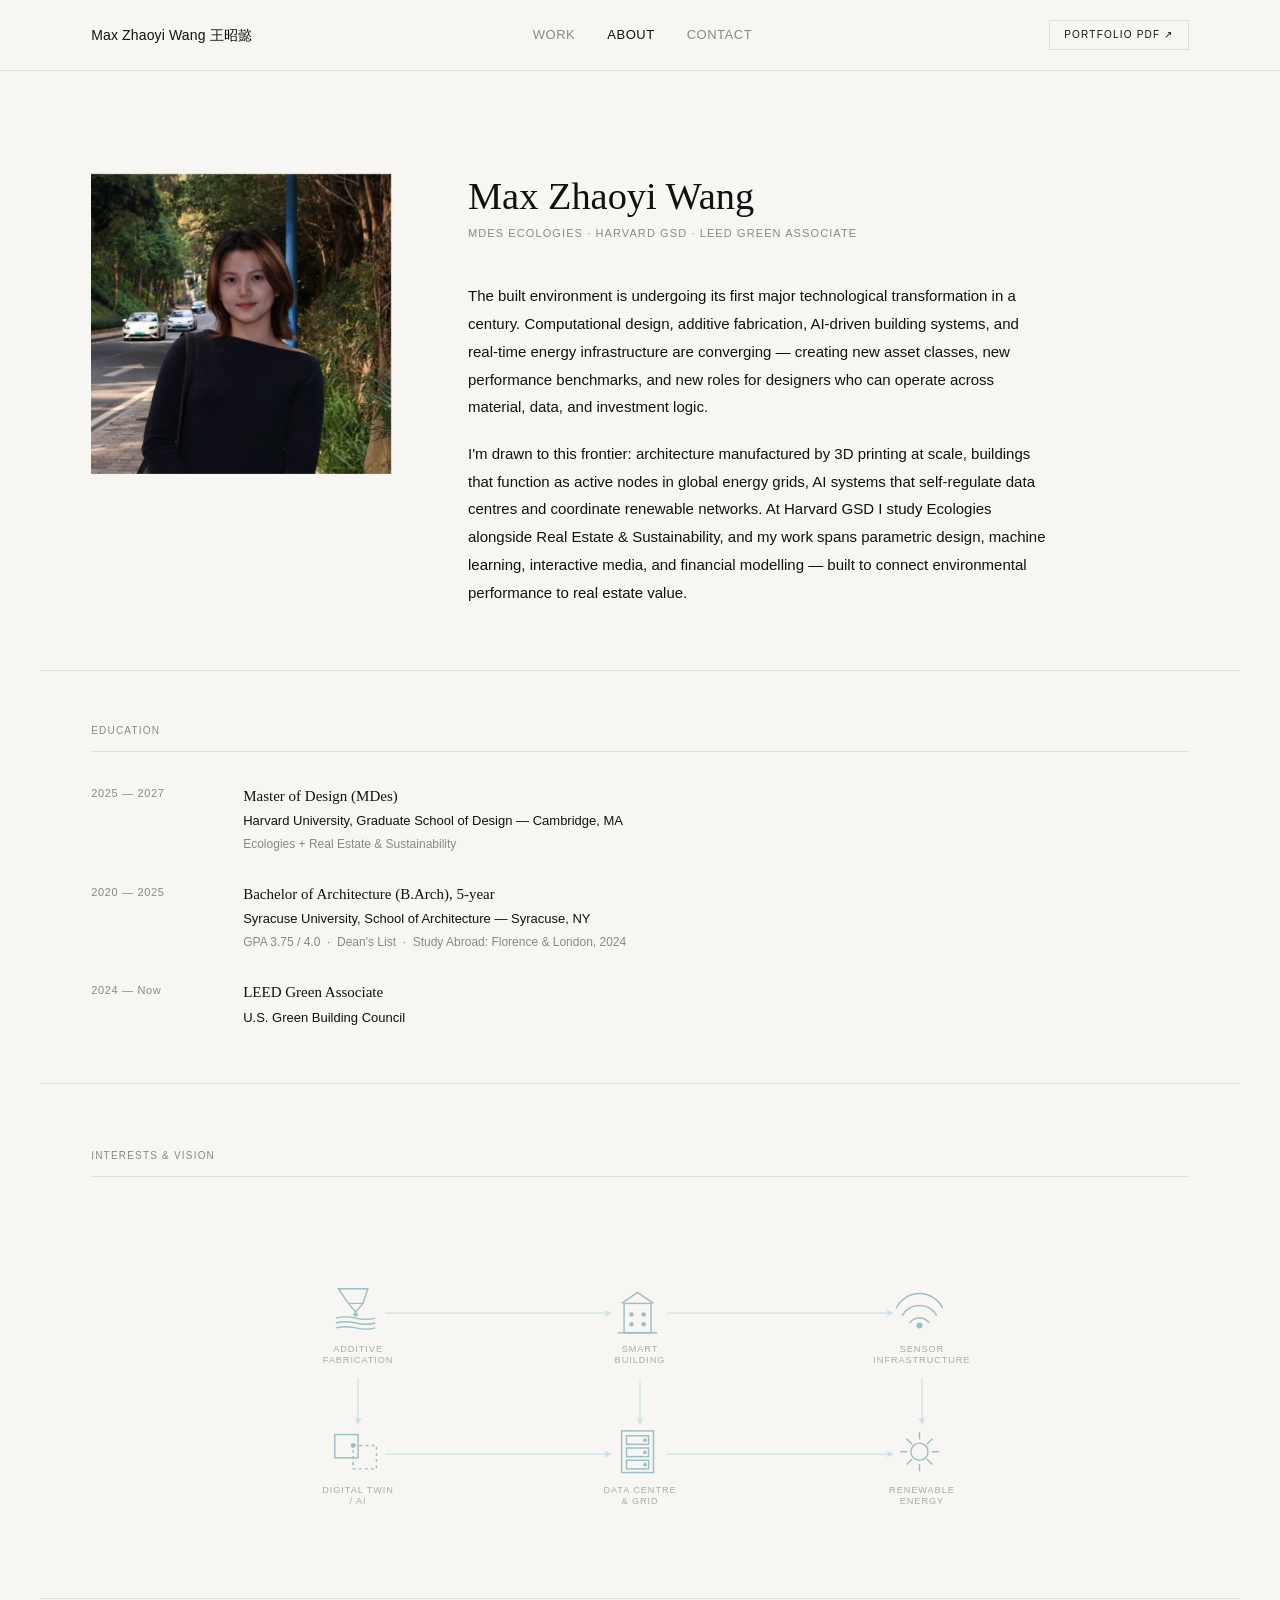
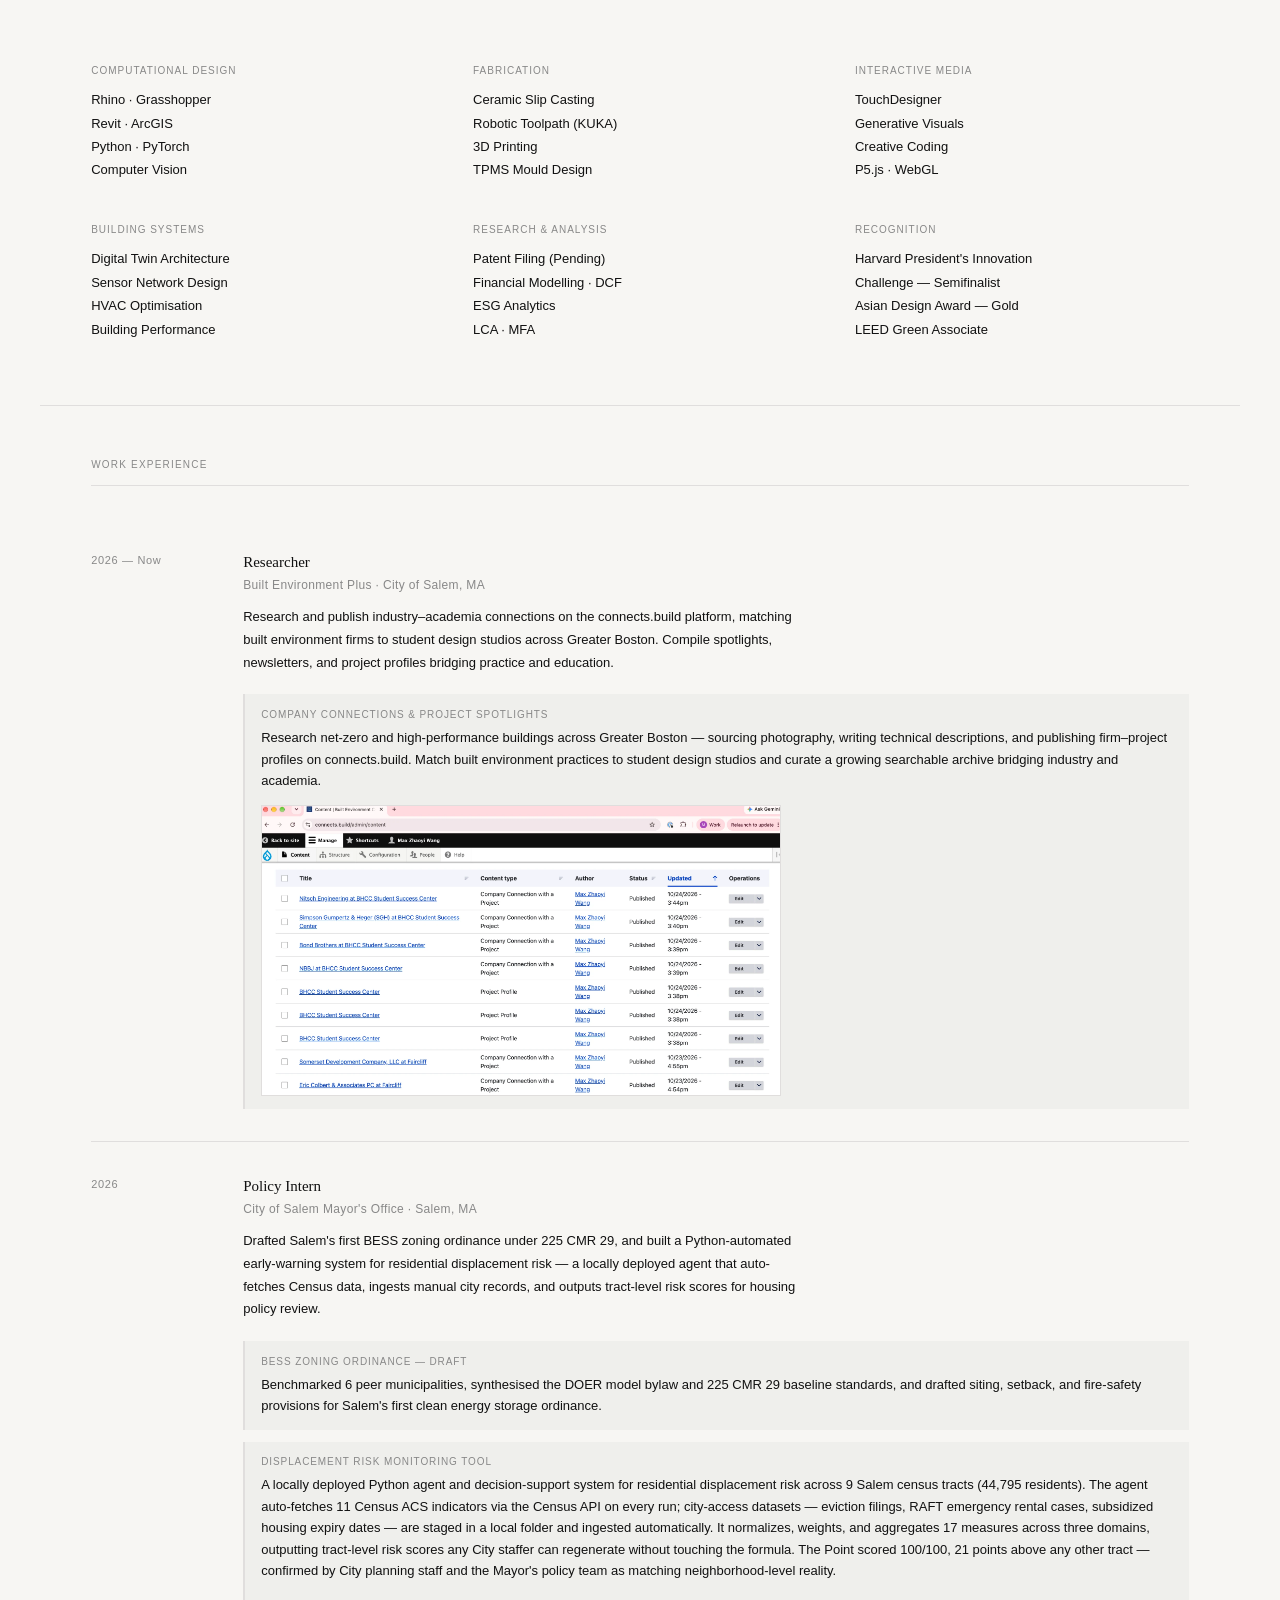
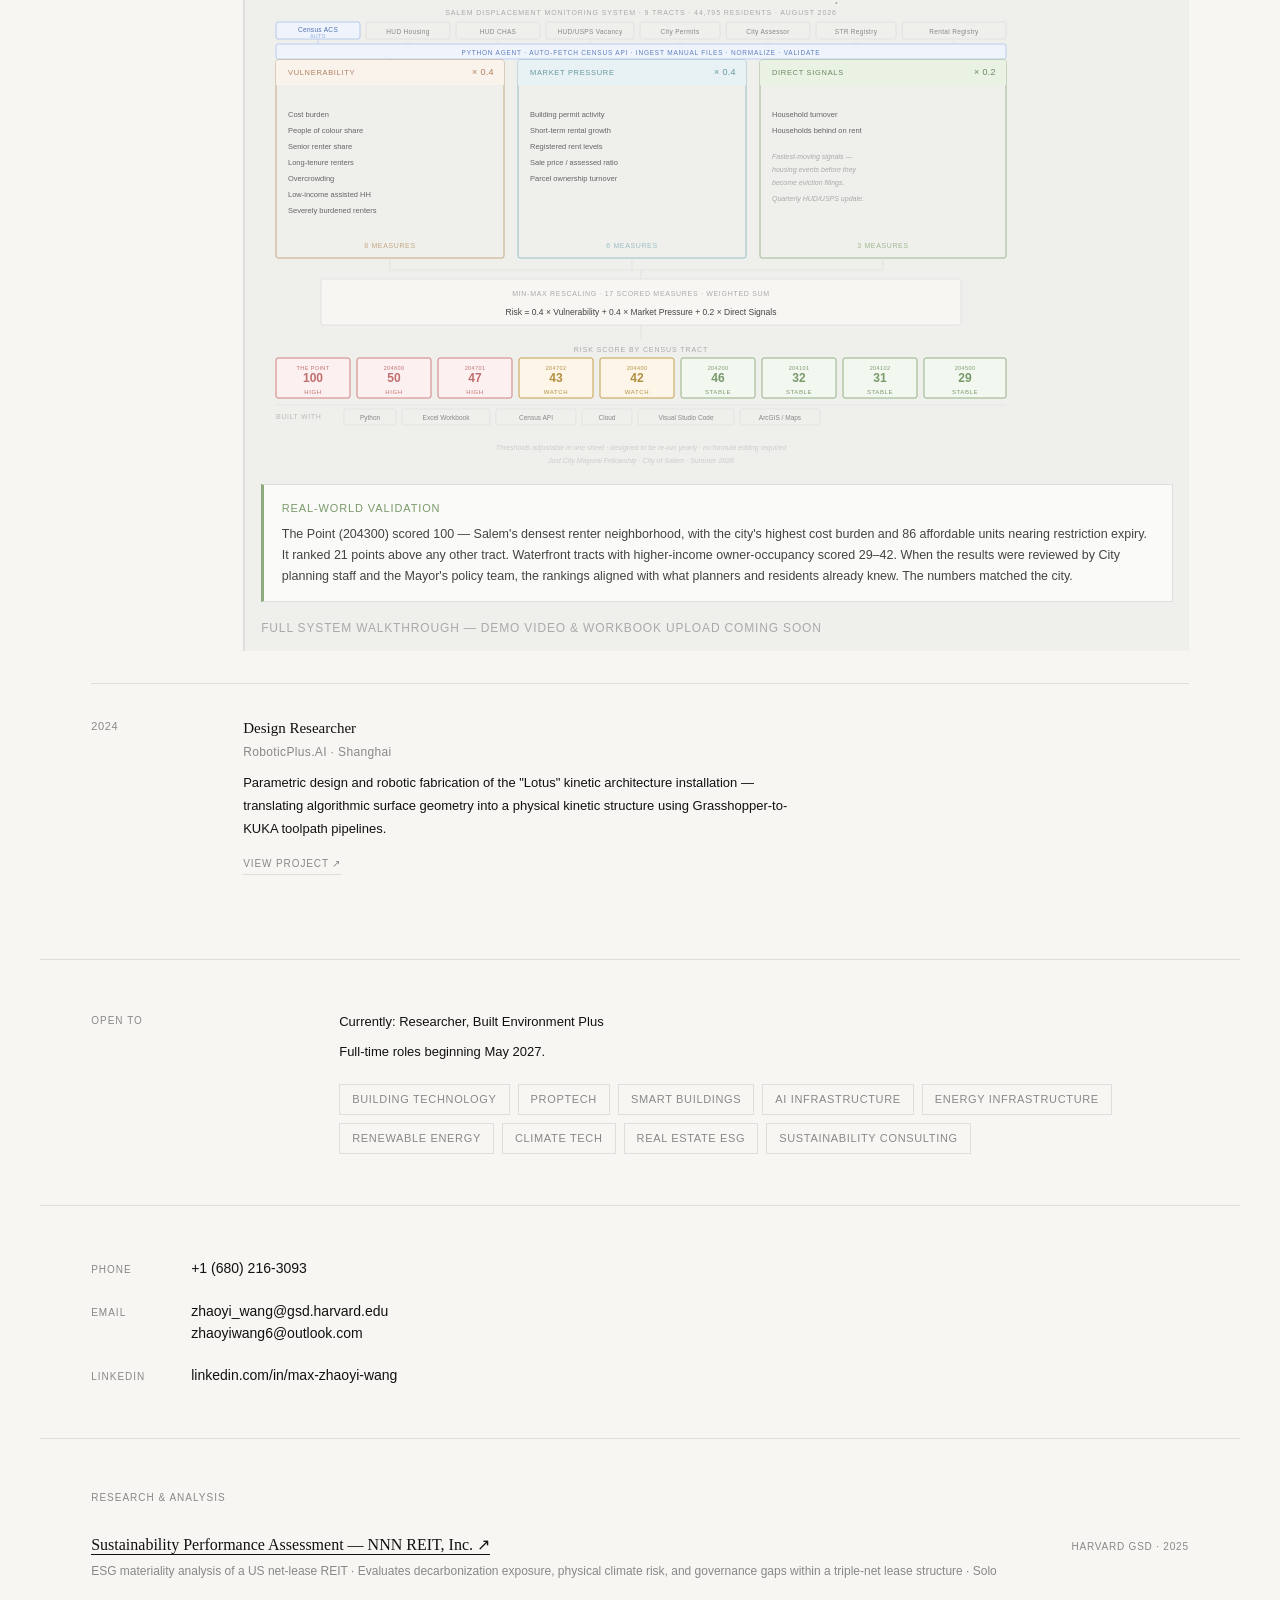
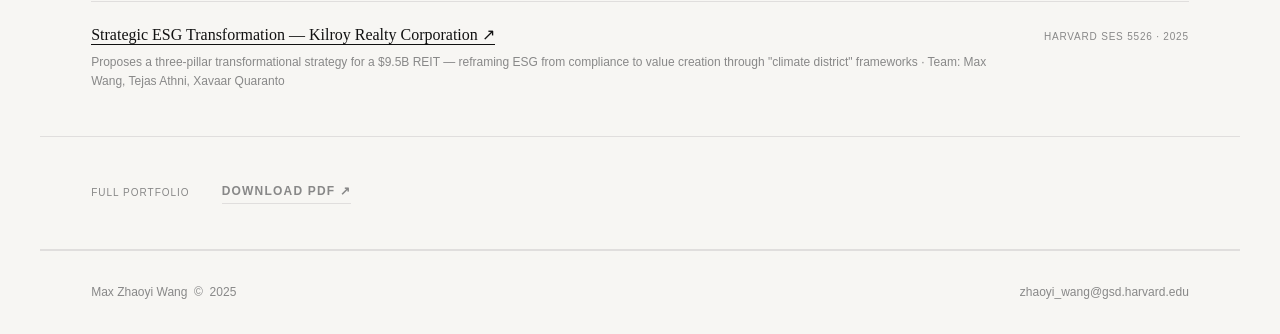
<file: about.html>
<!DOCTYPE html>
<html lang="en">
<head>
  <meta charset="UTF-8">
  <meta name="viewport" content="width=device-width, initial-scale=1.0">
  <title>About — Max Zhaoyi Wang</title>
  <link rel="stylesheet" href="style.css">
  <style>

    /* ── Bio ── */
    .about-wrap {
      max-width: var(--max-width);
      margin: 0 auto;
      padding: clamp(4rem, 8vw, 7rem) var(--pad) clamp(3rem, 5vw, 4.5rem);
      display: grid;
      grid-template-columns: 300px 1fr;
      gap: clamp(3rem, 6vw, 6rem);
      align-items: start;
      border-bottom: 1px solid var(--border);
    }
    .about-photo {
      position: sticky;
      top: calc(1.25rem * 2 + 20px + 2.5rem);
    }
    .about-photo img {
      width: 100%;
      aspect-ratio: 1;
      object-fit: cover;
      display: block;
    }
    .about-name {
      font-family: var(--font-serif);
      font-weight: 400;
      font-size: clamp(1.75rem, 3vw, 2.4rem);
      line-height: 1.15;
      margin-bottom: 0.45rem;
    }
    .about-role {
      font-size: 11px;
      letter-spacing: 0.1em;
      text-transform: uppercase;
      color: var(--muted);
      margin-bottom: 2.5rem;
    }
    .about-text p {
      font-size: 15px;
      line-height: 1.85;
      color: var(--text);
      max-width: 580px;
    }
    .about-text p + p { margin-top: 1.25em; }

    /* ── Vision diagram ── */
    .vision-section {
      max-width: var(--max-width);
      margin: 0 auto;
      padding: clamp(3rem, 5vw, 4.5rem) var(--pad);
      border-bottom: 1px solid var(--border);
    }
    .vision-label {
      font-size: 10px;
      letter-spacing: 0.12em;
      text-transform: uppercase;
      color: var(--muted);
      margin-bottom: 2rem;
      padding-bottom: 0.75rem;
      border-bottom: 1px solid var(--border);
    }
    .vision-svg-wrap {
      width: 100%;
      max-width: 760px;
      margin: 0 auto;
    }
    .vision-svg-wrap svg {
      width: 100%;
      height: auto;
      display: block;
    }

    /* ── Skills ── */
    .about-skills {
      max-width: var(--max-width);
      margin: 0 auto;
      padding: clamp(3rem, 5vw, 4.5rem) var(--pad);
      border-bottom: 1px solid var(--border);
      display: grid;
      grid-template-columns: repeat(3, 1fr);
      gap: 2.5rem 3rem;
    }
    .skill-group-label {
      font-size: 10px;
      letter-spacing: 0.1em;
      text-transform: uppercase;
      color: var(--muted);
      margin-bottom: 0.6rem;
    }
    .skill-items {
      font-size: 13px;
      line-height: 1.8;
      color: var(--text);
    }

    /* ── Open To ── */
    .about-open {
      max-width: var(--max-width);
      margin: 0 auto;
      padding: clamp(2.5rem, 4vw, 4rem) var(--pad);
      border-bottom: 1px solid var(--border);
      display: grid;
      grid-template-columns: 200px 1fr;
      gap: 3rem;
      align-items: start;
    }
    .open-heading {
      font-size: 10px;
      letter-spacing: 0.1em;
      text-transform: uppercase;
      color: var(--muted);
      padding-top: 0.15rem;
    }
    .open-body { font-size: 13px; line-height: 1.75; }
    .open-body p { margin-bottom: 0.5rem; color: var(--text); }
    .role-tags {
      display: flex;
      flex-wrap: wrap;
      gap: 0.5rem;
      margin-top: 1.25rem;
    }
    .role-tag {
      font-size: 11px;
      letter-spacing: 0.06em;
      text-transform: uppercase;
      border: 1px solid var(--border);
      padding: 0.3rem 0.75rem;
      color: var(--muted);
    }
    .open-note {
      font-size: 12px;
      color: var(--muted);
      margin-top: 1rem;
    }

    /* ── Contact ── */
    .about-contact {
      max-width: var(--max-width);
      margin: 0 auto;
      padding: clamp(2.5rem, 4vw, 4rem) var(--pad);
      border-bottom: 1px solid var(--border);
      display: flex;
      flex-direction: column;
      gap: 1.25rem;
    }
    .contact-row {
      display: flex;
      gap: 2.5rem;
      align-items: baseline;
    }
    .contact-label {
      font-size: 10px;
      letter-spacing: 0.1em;
      text-transform: uppercase;
      color: var(--muted);
      min-width: 60px;
      flex-shrink: 0;
    }
    .contact-value {
      font-size: 14px;
      color: var(--text);
      text-decoration: none;
      transition: opacity 0.2s;
      display: block;
      line-height: 1.6;
    }
    .contact-value:hover { opacity: 0.5; }

    /* ── Portfolio CTA ── */
    .about-cta {
      max-width: var(--max-width);
      margin: 0 auto;
      padding: clamp(2rem, 3.5vw, 3rem) var(--pad);
      display: flex;
      align-items: center;
      gap: 2rem;
      border-bottom: 1px solid var(--border);
    }
    .cta-label {
      font-size: 10px;
      letter-spacing: 0.1em;
      text-transform: uppercase;
      color: var(--muted);
      flex-shrink: 0;
    }
    .cta-link {
      display: inline-block;
      font-family: var(--font-sans);
      font-size: 12px;
      font-weight: 600;
      letter-spacing: 0.1em;
      text-transform: uppercase;
      color: var(--muted);
      text-decoration: none;
      border-bottom: 1px solid var(--border);
      padding-bottom: 2px;
      transition: color 0.2s, border-color 0.2s;
    }
    .cta-link:hover { color: var(--text); border-color: var(--text); }

    /* ── Education ── */
    .about-edu {
      max-width: var(--max-width);
      margin: 0 auto;
      padding: clamp(2.5rem, 4vw, 4rem) var(--pad);
      border-bottom: 1px solid var(--border);
    }
    .edu-label {
      font-size: 10px;
      letter-spacing: 0.12em;
      text-transform: uppercase;
      color: var(--muted);
      margin-bottom: 2rem;
      padding-bottom: 0.75rem;
      border-bottom: 1px solid var(--border);
    }
    .edu-entries {
      display: flex;
      flex-direction: column;
      gap: 1.75rem;
    }
    .edu-entry {
      display: grid;
      grid-template-columns: 120px 1fr;
      gap: 2rem;
      align-items: start;
    }
    .edu-years {
      font-size: 11px;
      letter-spacing: 0.06em;
      color: var(--muted);
      padding-top: 0.1rem;
      white-space: nowrap;
    }
    .edu-body {}
    .edu-degree {
      font-family: var(--font-serif);
      font-size: 15px;
      color: var(--text);
      margin-bottom: 0.2rem;
    }
    .edu-school {
      font-size: 13px;
      color: var(--text);
      margin-bottom: 0.2rem;
    }
    .edu-note {
      font-size: 12px;
      color: var(--muted);
      line-height: 1.6;
    }

    /* ── Research ── */
    .about-research {
      max-width: var(--max-width);
      margin: 0 auto;
      padding: clamp(2rem, 3.5vw, 3rem) var(--pad);
      border-bottom: 1px solid var(--border);
    }
    .research-label {
      font-size: 10px;
      letter-spacing: 0.1em;
      text-transform: uppercase;
      color: var(--muted);
      flex-shrink: 0;
    }
    .research-entries {
      margin-top: 1.5rem;
      display: flex;
      flex-direction: column;
      gap: 1.25rem;
    }
    .research-entry {
      display: grid;
      grid-template-columns: 1fr auto;
      gap: 1rem 2rem;
      align-items: baseline;
      padding-bottom: 1.25rem;
      border-bottom: 1px solid var(--border);
    }
    .research-entry:last-child {
      border-bottom: none;
      padding-bottom: 0;
    }
    .research-title {
      font-family: var(--font-serif);
      font-size: 1rem;
      color: var(--text);
      text-decoration: none;
      border-bottom: 1px solid var(--text);
      padding-bottom: 1px;
      transition: opacity 0.2s;
      display: inline;
    }
    .research-title:hover { opacity: 0.5; }
    .research-sub {
      font-size: 12px;
      color: var(--muted);
      margin-top: 0.3rem;
      line-height: 1.6;
    }
    .research-tag {
      font-size: 10px;
      letter-spacing: 0.08em;
      text-transform: uppercase;
      color: var(--muted);
      white-space: nowrap;
    }

    /* ── Work Experience ── */
    .about-work {
      max-width: var(--max-width);
      margin: 0 auto;
      padding: clamp(2.5rem, 4vw, 4rem) var(--pad);
      border-bottom: 1px solid var(--border);
    }
    .work-label {
      font-size: 10px;
      letter-spacing: 0.12em;
      text-transform: uppercase;
      color: var(--muted);
      margin-bottom: 2rem;
      padding-bottom: 0.75rem;
      border-bottom: 1px solid var(--border);
    }
    .work-entries { display: flex; flex-direction: column; }
    .work-entry {
      display: grid;
      grid-template-columns: 120px 1fr;
      gap: 2rem;
      align-items: start;
      padding: 2rem 0;
      border-bottom: 1px solid var(--border);
    }
    .work-entry:last-child { border-bottom: none; }
    .work-years {
      font-size: 11px;
      letter-spacing: 0.06em;
      color: var(--muted);
      padding-top: 0.1rem;
      white-space: nowrap;
    }
    .work-role {
      font-family: var(--font-serif);
      font-size: 15px;
      color: var(--text);
      margin-bottom: 0.15rem;
    }
    .work-company {
      font-size: 12px;
      letter-spacing: 0.03em;
      color: var(--muted);
      margin-bottom: 0.65rem;
    }
    .work-note {
      font-size: 13px;
      color: var(--text);
      line-height: 1.75;
      max-width: 560px;
    }
    .work-deliverables {
      margin-top: 1.25rem;
      display: flex;
      flex-direction: column;
      gap: 0.75rem;
    }
    .work-item {
      padding: 0.8rem 1rem;
      border-left: 2px solid var(--border);
      background: var(--hover-bg);
    }
    .work-item-tag {
      font-size: 10px;
      letter-spacing: 0.09em;
      text-transform: uppercase;
      color: var(--muted);
      margin-bottom: 0.25rem;
    }
    .work-item-desc {
      font-size: 13px;
      color: var(--text);
      line-height: 1.65;
    }
    .work-item img {
      margin-top: 0.85rem;
      width: 100%;
      max-width: 520px;
      border: 1px solid var(--border);
      display: block;
    }
    .work-project-link {
      display: inline-block;
      margin-top: 1rem;
      font-size: 10px;
      letter-spacing: 0.09em;
      text-transform: uppercase;
      color: var(--muted);
      border-bottom: 1px solid var(--border);
      padding-bottom: 2px;
      text-decoration: none;
      transition: color 0.2s, border-color 0.2s;
    }
    .work-project-link:hover { color: var(--text); border-color: var(--text); }

    /* ── Responsive ── */
    @media (max-width: 860px) {
      .about-wrap { grid-template-columns: 1fr; gap: 2.5rem; }
      .about-photo { position: static; max-width: 260px; }
      .about-skills { grid-template-columns: 1fr 1fr; }
      .about-open { grid-template-columns: 1fr; gap: 1rem; }
      .about-contact .contact-row { flex-direction: column; gap: 0.25rem; }
      .edu-entry { grid-template-columns: 90px 1fr; gap: 1.25rem; }
      .research-entry { grid-template-columns: 1fr; gap: 0.4rem; }
      .research-tag { text-align: left; }
      .work-entry { grid-template-columns: 1fr; gap: 0.4rem; }
      .work-years { padding-top: 0; }
    }
    @media (max-width: 560px) {
      .about-skills { grid-template-columns: 1fr; }
      .about-cta { flex-direction: column; gap: 0.75rem; align-items: flex-start; }
      .vision-svg-wrap { overflow-x: auto; -webkit-overflow-scrolling: touch; }
      .edu-entry { grid-template-columns: 1fr; gap: 0.3rem; }
      .edu-years { padding-top: 0; }
    }

  </style>
</head>
<body>

  <header>
    <nav>
      <a href="index.html" class="nav-name">Max Zhaoyi Wang 王昭懿</a>
      <div class="nav-links">
        <a href="index.html#projects">Work</a>
        <a href="about.html" style="color:var(--text)">About</a>
        <a href="mailto:zhaoyi_wang@gsd.harvard.edu">Contact</a>
      </div>
      <a href="about/Portfolio_MaxWang.pdf" class="nav-portfolio-btn" target="_blank" rel="noopener">Portfolio PDF ↗</a>
    </nav>
  </header>

  <main>

    <!-- ── Bio ── -->
    <div class="about-wrap">
      <div class="about-photo">
        <img src="about/profile.jpg" alt="Max Zhaoyi Wang">
      </div>

      <div class="about-bio">
        <h1 class="about-name">Max Zhaoyi Wang</h1>
        <p class="about-role">MDes Ecologies · Harvard GSD · LEED Green Associate</p>

        <div class="about-text">
          <p>The built environment is undergoing its first major technological transformation in a century. Computational design, additive fabrication, AI-driven building systems, and real-time energy infrastructure are converging — creating new asset classes, new performance benchmarks, and new roles for designers who can operate across material, data, and investment logic.</p>

          <p>I'm drawn to this frontier: architecture manufactured by 3D printing at scale, buildings that function as active nodes in global energy grids, AI systems that self-regulate data centres and coordinate renewable networks. At Harvard GSD I study Ecologies alongside Real Estate & Sustainability, and my work spans parametric design, machine learning, interactive media, and financial modelling — built to connect environmental performance to real estate value.</p>
        </div>
      </div>
    </div>

    <!-- ── Education ── -->
    <section class="about-edu">
      <p class="edu-label">Education</p>
      <div class="edu-entries">

        <div class="edu-entry">
          <span class="edu-years">2025 — 2027</span>
          <div class="edu-body">
            <p class="edu-degree">Master of Design (MDes)</p>
            <p class="edu-school">Harvard University, Graduate School of Design — Cambridge, MA</p>
            <p class="edu-note">Ecologies + Real Estate &amp; Sustainability</p>
          </div>
        </div>

        <div class="edu-entry">
          <span class="edu-years">2020 — 2025</span>
          <div class="edu-body">
            <p class="edu-degree">Bachelor of Architecture (B.Arch), 5-year</p>
            <p class="edu-school">Syracuse University, School of Architecture — Syracuse, NY</p>
            <p class="edu-note">GPA 3.75 / 4.0 &nbsp;·&nbsp; Dean's List &nbsp;·&nbsp; Study Abroad: Florence &amp; London, 2024</p>
          </div>
        </div>

        <div class="edu-entry">
          <span class="edu-years">2024 — Now</span>
          <div class="edu-body">
            <p class="edu-degree">LEED Green Associate</p>
            <p class="edu-school">U.S. Green Building Council</p>
          </div>
        </div>

      </div>
    </section>

    <!-- ── Vision Diagram ── -->
    <section class="vision-section">
      <p class="vision-label">Interests &amp; Vision</p>
      <div class="vision-svg-wrap">

        <!--
          Single SVG: 6 icons + connecting lines
          viewBox: 0 0 620 300
          Icon centers: Row 1 y=85, Row 2 y=235
          Columns x=80, 310, 540
          Icon stroke: #9cbec6  Line stroke: #cce0e6
        -->
        <svg viewBox="0 0 620 265" fill="none" xmlns="http://www.w3.org/2000/svg"
             aria-label="Vision diagram — Additive Fabrication, Smart Building, Sensor Infrastructure, Digital Twin, Data Centre, Renewable Energy">

          <defs>
            <!-- Subtle arrow marker -->
            <marker id="arr" markerWidth="6" markerHeight="6"
                    refX="5" refY="3" orient="auto" markerUnits="strokeWidth">
              <path d="M0,0 L6,3 L0,6 L1.5,3 Z" fill="#cce0e6"/>
            </marker>
          </defs>

          <!-- ── Connection lines ── -->
          <g stroke="#cce0e6" stroke-width="1" marker-end="url(#arr)">
            <!-- Row 1 horizontal -->
            <line x1="102" y1="85" x2="286" y2="85"/>
            <line x1="332" y1="85" x2="516" y2="85"/>
            <!-- Verticals -->
            <line x1="80"  y1="138" x2="80"  y2="175"/>
            <line x1="310" y1="138" x2="310" y2="175"/>
            <line x1="540" y1="138" x2="540" y2="175"/>
            <!-- Row 2 horizontal -->
            <line x1="102" y1="200" x2="286" y2="200"/>
            <line x1="332" y1="200" x2="516" y2="200"/>
          </g>

          <!-- ══ ICON A — Additive Fabrication (cx=80, cy=85) ══ -->
          <g transform="translate(58,63)" stroke="#9cbec6" stroke-width="1.2">
            <!-- Nozzle body -->
            <path d="M6,2 L30,2 L26,14 L14,14 Z"/>
            <!-- Nozzle tip -->
            <path d="M14,14 L20,21 L26,14" stroke-linejoin="round"/>
            <!-- Extruded layers -->
            <path d="M4,26 Q11,24 20,26 Q29,28 36,26"/>
            <path d="M4,30 Q11,28 20,30 Q29,32 36,30"/>
            <path d="M4,34 Q11,32 20,34 Q29,36 36,34"/>
            <!-- Droplet -->
            <circle cx="20" cy="23" r="1.8" fill="#9cbec6" stroke="none"/>
          </g>
          <!-- Label A -->
          <text x="80" y="117" text-anchor="middle" font-family="-apple-system,sans-serif"
                font-size="7.5" letter-spacing="0.1em" fill="#aaaaaa">ADDITIVE</text>
          <text x="80" y="126" text-anchor="middle" font-family="-apple-system,sans-serif"
                font-size="7.5" letter-spacing="0.1em" fill="#aaaaaa">FABRICATION</text>

          <!-- ══ ICON B — Smart Building (cx=310, cy=85) ══ -->
          <g transform="translate(288,63)" stroke="#9cbec6" stroke-width="1.2">
            <!-- Building body -->
            <rect x="9" y="14" width="22" height="24"/>
            <!-- Roof -->
            <polyline points="7,14 20,5 33,14" stroke-linejoin="round"/>
            <!-- Floor line -->
            <line x1="4" y1="38" x2="36" y2="38"/>
            <!-- Window dots -->
            <circle cx="15" cy="23" r="1.8" fill="#9cbec6" stroke="none"/>
            <circle cx="25" cy="23" r="1.8" fill="#9cbec6" stroke="none"/>
            <circle cx="15" cy="31" r="1.8" fill="#9cbec6" stroke="none"/>
            <circle cx="25" cy="31" r="1.8" fill="#9cbec6" stroke="none"/>
          </g>
          <!-- Label B -->
          <text x="310" y="117" text-anchor="middle" font-family="-apple-system,sans-serif"
                font-size="7.5" letter-spacing="0.1em" fill="#aaaaaa">SMART</text>
          <text x="310" y="126" text-anchor="middle" font-family="-apple-system,sans-serif"
                font-size="7.5" letter-spacing="0.1em" fill="#aaaaaa">BUILDING</text>

          <!-- ══ ICON C — Sensor / Signal (cx=540, cy=85) ══ -->
          <g transform="translate(518,63)" stroke="#9cbec6" stroke-width="1.2">
            <!-- WiFi arcs (3 tiers) -->
            <path d="M12,30 A10,10 0 0 1 28,30"/>
            <path d="M6,24 A16,16 0 0 1 34,24"/>
            <path d="M1,18 A21,21 0 0 1 39,18"/>
            <!-- Center node -->
            <circle cx="20" cy="32" r="2.5" fill="#9cbec6" stroke="none"/>
          </g>
          <!-- Label C -->
          <text x="540" y="117" text-anchor="middle" font-family="-apple-system,sans-serif"
                font-size="7.5" letter-spacing="0.1em" fill="#aaaaaa">SENSOR</text>
          <text x="540" y="126" text-anchor="middle" font-family="-apple-system,sans-serif"
                font-size="7.5" letter-spacing="0.1em" fill="#aaaaaa">INFRASTRUCTURE</text>

          <!-- ══ ICON D — Digital Twin / AI (cx=80, cy=200) ══ -->
          <g transform="translate(58,178)" stroke="#9cbec6" stroke-width="1.2">
            <!-- Physical square (solid) -->
            <rect x="3" y="6" width="19" height="19"/>
            <!-- Digital square (dashed) -->
            <rect x="18" y="15" width="19" height="19" stroke-dasharray="2.5,2.5"/>
            <!-- Node at overlap -->
            <circle cx="18" cy="15" r="2" fill="#9cbec6" stroke="none"/>
          </g>
          <!-- Label D -->
          <text x="80" y="232" text-anchor="middle" font-family="-apple-system,sans-serif"
                font-size="7.5" letter-spacing="0.1em" fill="#aaaaaa">DIGITAL TWIN</text>
          <text x="80" y="241" text-anchor="middle" font-family="-apple-system,sans-serif"
                font-size="7.5" letter-spacing="0.1em" fill="#aaaaaa">/ AI</text>

          <!-- ══ ICON E — Data Centre (cx=310, cy=200) ══ -->
          <g transform="translate(288,178)" stroke="#9cbec6" stroke-width="1.2">
            <!-- Rack frame -->
            <rect x="7" y="3" width="26" height="34"/>
            <!-- 3 server blades -->
            <rect x="11" y="7"  width="18" height="7"/>
            <rect x="11" y="17" width="18" height="7"/>
            <rect x="11" y="27" width="18" height="7"/>
            <!-- LED dots -->
            <circle cx="26" cy="10.5" r="1.5" fill="#9cbec6" stroke="none"/>
            <circle cx="26" cy="20.5" r="1.5" fill="#9cbec6" stroke="none"/>
            <circle cx="26" cy="30.5" r="1.5" fill="#9cbec6" stroke="none"/>
          </g>
          <!-- Label E -->
          <text x="310" y="232" text-anchor="middle" font-family="-apple-system,sans-serif"
                font-size="7.5" letter-spacing="0.1em" fill="#aaaaaa">DATA CENTRE</text>
          <text x="310" y="241" text-anchor="middle" font-family="-apple-system,sans-serif"
                font-size="7.5" letter-spacing="0.1em" fill="#aaaaaa">&amp; GRID</text>

          <!-- ══ ICON F — Renewable / Solar (cx=540, cy=200) ══ -->
          <g transform="translate(518,178)" stroke="#9cbec6" stroke-width="1.2">
            <!-- Sun circle -->
            <circle cx="20" cy="20" r="7"/>
            <!-- 8 rays -->
            <line x1="20" y1="4"    x2="20" y2="10"/>
            <line x1="20" y1="30"   x2="20" y2="36"/>
            <line x1="4"  y1="20"   x2="10" y2="20"/>
            <line x1="30" y1="20"   x2="36" y2="20"/>
            <line x1="9.5"  y1="9.5"  x2="14"  y2="14"/>
            <line x1="30.5" y1="9.5"  x2="26"  y2="14"/>
            <line x1="9.5"  y1="30.5" x2="14"  y2="26"/>
            <line x1="30.5" y1="30.5" x2="26"  y2="26"/>
          </g>
          <!-- Label F -->
          <text x="540" y="232" text-anchor="middle" font-family="-apple-system,sans-serif"
                font-size="7.5" letter-spacing="0.1em" fill="#aaaaaa">RENEWABLE</text>
          <text x="540" y="241" text-anchor="middle" font-family="-apple-system,sans-serif"
                font-size="7.5" letter-spacing="0.1em" fill="#aaaaaa">ENERGY</text>

        </svg>
      </div>
    </section>

    <!-- ── Skills ── -->
    <section class="about-skills">
      <div>
        <p class="skill-group-label">Computational Design</p>
        <div class="skill-items">
          Rhino · Grasshopper<br>
          Revit · ArcGIS<br>
          Python · PyTorch<br>
          Computer Vision
        </div>
      </div>
      <div>
        <p class="skill-group-label">Fabrication</p>
        <div class="skill-items">
          Ceramic Slip Casting<br>
          Robotic Toolpath (KUKA)<br>
          3D Printing<br>
          TPMS Mould Design
        </div>
      </div>
      <div>
        <p class="skill-group-label">Interactive Media</p>
        <div class="skill-items">
          TouchDesigner<br>
          Generative Visuals<br>
          Creative Coding<br>
          P5.js · WebGL
        </div>
      </div>
      <div>
        <p class="skill-group-label">Building Systems</p>
        <div class="skill-items">
          Digital Twin Architecture<br>
          Sensor Network Design<br>
          HVAC Optimisation<br>
          Building Performance
        </div>
      </div>
      <div>
        <p class="skill-group-label">Research &amp; Analysis</p>
        <div class="skill-items">
          Patent Filing (Pending)<br>
          Financial Modelling · DCF<br>
          ESG Analytics<br>
          LCA · MFA
        </div>
      </div>
      <div>
        <p class="skill-group-label">Recognition</p>
        <div class="skill-items">
          Harvard President's Innovation<br>
          Challenge — Semifinalist<br>
          Asian Design Award — Gold<br>
          LEED Green Associate
        </div>
      </div>
    </section>

    <!-- ── Work Experience ── -->
    <section class="about-work">
      <p class="work-label">Work Experience</p>
      <div class="work-entries">

        <!-- Built Environment Plus -->
        <div class="work-entry">
          <span class="work-years">2026 — Now</span>
          <div class="work-body">
            <p class="work-role">Researcher</p>
            <p class="work-company">Built Environment Plus · City of Salem, MA</p>
            <p class="work-note">Research and publish industry–academia connections on the connects.build platform, matching built environment firms to student design studios across Greater Boston. Compile spotlights, newsletters, and project profiles bridging practice and education.</p>
            <div class="work-deliverables">
              <div class="work-item">
                <p class="work-item-tag">Company Connections & Project Spotlights</p>
                <p class="work-item-desc">Research net-zero and high-performance buildings across Greater Boston — sourcing photography, writing technical descriptions, and publishing firm–project profiles on connects.build. Match built environment practices to student design studios and curate a growing searchable archive bridging industry and academia.</p>
                <img src="about/be-plus-cms.webp" alt="Built Environment Plus content management — published company connections">
              </div>
            </div>
          </div>
        </div>

        <!-- City of Salem -->
        <div class="work-entry">
          <span class="work-years">2026</span>
          <div class="work-body">
            <p class="work-role">Policy Intern</p>
            <p class="work-company">City of Salem Mayor's Office · Salem, MA</p>
            <p class="work-note">Drafted Salem's first BESS zoning ordinance under 225 CMR 29, and built a Python-automated early-warning system for residential displacement risk — a locally deployed agent that auto-fetches Census data, ingests manual city records, and outputs tract-level risk scores for housing policy review.</p>
            <div class="work-deliverables">
              <div class="work-item">
                <p class="work-item-tag">BESS Zoning Ordinance — Draft</p>
                <p class="work-item-desc">Benchmarked 6 peer municipalities, synthesised the DOER model bylaw and 225 CMR 29 baseline standards, and drafted siting, setback, and fire-safety provisions for Salem's first clean energy storage ordinance.</p>
              </div>
              <div class="work-item">
                <p class="work-item-tag">Displacement Risk Monitoring Tool</p>
                <p class="work-item-desc">A locally deployed Python agent and decision-support system for residential displacement risk across 9 Salem census tracts (44,795 residents). The agent auto-fetches 11 Census ACS indicators via the Census API on every run; city-access datasets — eviction filings, RAFT emergency rental cases, subsidized housing expiry dates — are staged in a local folder and ingested automatically. It normalizes, weights, and aggregates 17 measures across three domains, outputting tract-level risk scores any City staffer can regenerate without touching the formula. The Point scored 100/100, 21 points above any other tract — confirmed by City planning staff and the Mayor's policy team as matching neighborhood-level reality.</p>
                <div class="work-dms-diagram" style="margin-top:1.25rem;overflow-x:auto;-webkit-overflow-scrolling:touch;">
<svg viewBox="0 0 760 465" xmlns="http://www.w3.org/2000/svg" style="width:100%;max-width:760px;display:block;font-family:-apple-system,BlinkMacSystemFont,'Helvetica Neue',sans-serif;">

  <!-- ── SYSTEM LABEL ── -->
  <text x="380" y="13" text-anchor="middle" font-size="7" letter-spacing="0.13em" fill="#aaaaaa">SALEM DISPLACEMENT MONITORING SYSTEM  ·  9 TRACTS  ·  44,795 RESIDENTS  ·  AUGUST 2026</text>

  <!-- ── DATA SOURCES: 8 pills ── -->
  <!-- Census ACS: auto-fetched via Census API (blue tint) -->
  <rect x="15"  y="20" width="84" height="17" rx="2" fill="#eef3fc" stroke="#a8c0e8" stroke-width="0.8"/><text x="57"  y="29.5" text-anchor="middle" font-size="6.5" letter-spacing="0.05em" fill="#5070b0">Census ACS</text><text x="57" y="35.5" text-anchor="middle" font-size="5" letter-spacing="0.09em" fill="#88a8d8">AUTO</text>
  <!-- Manual / city-access sources -->
  <rect x="105" y="20" width="84" height="17" rx="2" fill="none" stroke="#e0dedd" stroke-width="0.8"/><text x="147" y="31.5" text-anchor="middle" font-size="6.5" letter-spacing="0.05em" fill="#888">HUD Housing</text>
  <rect x="195" y="20" width="84" height="17" rx="2" fill="none" stroke="#e0dedd" stroke-width="0.8"/><text x="237" y="31.5" text-anchor="middle" font-size="6.5" letter-spacing="0.05em" fill="#888">HUD CHAS</text>
  <rect x="285" y="20" width="88" height="17" rx="2" fill="none" stroke="#e0dedd" stroke-width="0.8"/><text x="329" y="31.5" text-anchor="middle" font-size="6.5" letter-spacing="0.05em" fill="#888">HUD/USPS Vacancy</text>
  <rect x="379" y="20" width="80" height="17" rx="2" fill="none" stroke="#e0dedd" stroke-width="0.8"/><text x="419" y="31.5" text-anchor="middle" font-size="6.5" letter-spacing="0.05em" fill="#888">City Permits</text>
  <rect x="465" y="20" width="84" height="17" rx="2" fill="none" stroke="#e0dedd" stroke-width="0.8"/><text x="507" y="31.5" text-anchor="middle" font-size="6.5" letter-spacing="0.05em" fill="#888">City Assessor</text>
  <rect x="555" y="20" width="80" height="17" rx="2" fill="none" stroke="#e0dedd" stroke-width="0.8"/><text x="595" y="31.5" text-anchor="middle" font-size="6.5" letter-spacing="0.05em" fill="#888">STR Registry</text>
  <rect x="641" y="20" width="104" height="17" rx="2" fill="none" stroke="#e0dedd" stroke-width="0.8"/><text x="693" y="31.5" text-anchor="middle" font-size="6.5" letter-spacing="0.05em" fill="#888">Rental Registry</text>

  <!-- ── CONNECTORS: sources → agent band → 3 verticals to domains ── -->
  <line x1="57"  y1="37" x2="57"  y2="42" stroke="#a8c0e8" stroke-width="0.6"/>
  <line x1="147" y1="37" x2="147" y2="42" stroke="#e0dedd" stroke-width="0.6"/>
  <line x1="237" y1="37" x2="237" y2="42" stroke="#e0dedd" stroke-width="0.6"/>
  <line x1="329" y1="37" x2="329" y2="42" stroke="#e0dedd" stroke-width="0.6"/>
  <line x1="419" y1="37" x2="419" y2="42" stroke="#e0dedd" stroke-width="0.6"/>
  <line x1="507" y1="37" x2="507" y2="42" stroke="#e0dedd" stroke-width="0.6"/>
  <line x1="595" y1="37" x2="595" y2="42" stroke="#e0dedd" stroke-width="0.6"/>
  <line x1="693" y1="37" x2="693" y2="42" stroke="#e0dedd" stroke-width="0.6"/>
  <!-- PYTHON AGENT processing band -->
  <rect x="15" y="42" width="730" height="15" rx="2" fill="#eef3fc" stroke="#a8c0e8" stroke-width="0.7"/>
  <text x="380" y="52.5" text-anchor="middle" font-size="6.5" letter-spacing="0.12em" fill="#6080c0">PYTHON AGENT  ·  AUTO-FETCH CENSUS API  ·  INGEST MANUAL FILES  ·  NORMALIZE  ·  VALIDATE</text>
  <!-- Three verticals from agent band to domain boxes (tops at y=58) -->
  <line x1="129" y1="57" x2="129" y2="58" stroke="#c4a882" stroke-width="0.9"/>
  <line x1="371" y1="57" x2="371" y2="58" stroke="#9cbec6" stroke-width="0.9"/>
  <line x1="622" y1="57" x2="622" y2="58" stroke="#a0b890" stroke-width="0.9"/>

  <!-- ══════════════════════════════════════════ -->
  <!-- DOMAIN BOX 1: VULNERABILITY (x=15, w=228) -->
  <!-- ══════════════════════════════════════════ -->
  <rect x="15" y="58" width="228" height="198" rx="2" fill="none" stroke="#c4a882" stroke-width="1"/>
  <rect x="15" y="58" width="228" height="25" rx="2" fill="#f9f3ec" stroke="none"/>
  <rect x="15" y="74" width="228" height="9"  fill="#f9f3ec" stroke="none"/>
  <text x="27"  y="73" font-size="7.5" letter-spacing="0.09em" fill="#b08060">VULNERABILITY</text>
  <text x="233" y="73" text-anchor="end" font-size="9" letter-spacing="0.04em" fill="#b08060" font-weight="500">× 0.4</text>
  <!-- 8 measures -->
  <text x="27" y=" 99" font-size="7.5" fill="#666">Renter share</text>
  <text x="27" y="115" font-size="7.5" fill="#666">Cost burden</text>
  <text x="27" y="131" font-size="7.5" fill="#666">People of colour share</text>
  <text x="27" y="147" font-size="7.5" fill="#666">Senior renter share</text>
  <text x="27" y="163" font-size="7.5" fill="#666">Long-tenure renters</text>
  <text x="27" y="179" font-size="7.5" fill="#666">Overcrowding</text>
  <text x="27" y="195" font-size="7.5" fill="#666">Low-income assisted HH</text>
  <text x="27" y="211" font-size="7.5" fill="#666">Severely burdened renters</text>
  <text x="129" y="246" text-anchor="middle" font-size="7" letter-spacing="0.09em" fill="#c4a882">8 MEASURES</text>

  <!-- ══════════════════════════════════════════ -->
  <!-- DOMAIN BOX 2: MARKET PRESSURE (x=257, w=228) -->
  <!-- ══════════════════════════════════════════ -->
  <rect x="257" y="58" width="228" height="198" rx="2" fill="none" stroke="#9cbec6" stroke-width="1"/>
  <rect x="257" y="58" width="228" height="25" rx="2" fill="#e8f2f4" stroke="none"/>
  <rect x="257" y="74" width="228" height="9"  fill="#e8f2f4" stroke="none"/>
  <text x="269" y="73" font-size="7.5" letter-spacing="0.09em" fill="#6898a0">MARKET PRESSURE</text>
  <text x="475" y="73" text-anchor="end" font-size="9" letter-spacing="0.04em" fill="#6898a0" font-weight="500">× 0.4</text>
  <!-- 6 measures -->
  <text x="269" y=" 99" font-size="7.5" fill="#666">Home value vs assessed value</text>
  <text x="269" y="115" font-size="7.5" fill="#666">Building permit activity</text>
  <text x="269" y="131" font-size="7.5" fill="#666">Short-term rental growth</text>
  <text x="269" y="147" font-size="7.5" fill="#666">Registered rent levels</text>
  <text x="269" y="163" font-size="7.5" fill="#666">Sale price / assessed ratio</text>
  <text x="269" y="179" font-size="7.5" fill="#666">Parcel ownership turnover</text>
  <text x="371" y="246" text-anchor="middle" font-size="7" letter-spacing="0.09em" fill="#9cbec6">6 MEASURES</text>

  <!-- ══════════════════════════════════════════ -->
  <!-- DOMAIN BOX 3: DIRECT SIGNALS (x=499, w=246) -->
  <!-- ══════════════════════════════════════════ -->
  <rect x="499" y="58" width="246" height="198" rx="2" fill="none" stroke="#a0b890" stroke-width="1"/>
  <rect x="499" y="58" width="246" height="25" rx="2" fill="#eaf2e4" stroke="none"/>
  <rect x="499" y="74" width="246" height="9"  fill="#eaf2e4" stroke="none"/>
  <text x="511" y="73" font-size="7.5" letter-spacing="0.09em" fill="#6a8a60">DIRECT SIGNALS</text>
  <text x="735" y="73" text-anchor="end" font-size="9" letter-spacing="0.04em" fill="#6a8a60" font-weight="500">× 0.2</text>
  <!-- 3 measures + note -->
  <text x="511" y=" 99" font-size="7.5" fill="#666">Residential vacancy rate</text>
  <text x="511" y="115" font-size="7.5" fill="#666">Household turnover</text>
  <text x="511" y="131" font-size="7.5" fill="#666">Households behind on rent</text>
  <text x="511" y="157" font-size="7"   fill="#aaa" font-style="italic">Fastest-moving signals —</text>
  <text x="511" y="170" font-size="7"   fill="#aaa" font-style="italic">housing events before they</text>
  <text x="511" y="183" font-size="7"   fill="#aaa" font-style="italic">become eviction filings.</text>
  <text x="511" y="199" font-size="7"   fill="#aaa" font-style="italic">Quarterly HUD/USPS update.</text>
  <text x="622" y="246" text-anchor="middle" font-size="7" letter-spacing="0.09em" fill="#a0b890">3 MEASURES</text>

  <!-- ── CONNECTORS: domains → formula ── -->
  <line x1="129" y1="256" x2="129" y2="268" stroke="#e0dedd" stroke-width="0.7"/>
  <line x1="371" y1="256" x2="371" y2="268" stroke="#e0dedd" stroke-width="0.7"/>
  <line x1="622" y1="256" x2="622" y2="268" stroke="#e0dedd" stroke-width="0.7"/>
  <line x1="129" y1="268" x2="622" y2="268" stroke="#e0dedd" stroke-width="0.7"/>
  <line x1="380" y1="268" x2="380" y2="277" stroke="#e0dedd" stroke-width="0.7"/>

  <!-- ── FORMULA BAND ── -->
  <rect x="60" y="277" width="640" height="46" rx="2" fill="#f7f6f3" stroke="#e0dedd" stroke-width="0.8"/>
  <text x="380" y="294" text-anchor="middle" font-size="7" letter-spacing="0.1em" fill="#aaaaaa">MIN-MAX RESCALING  ·  17 SCORED MEASURES  ·  WEIGHTED SUM</text>
  <text x="380" y="313" text-anchor="middle" font-size="8.5" fill="#444">Risk  =  0.4 × Vulnerability  +  0.4 × Market Pressure  +  0.2 × Direct Signals</text>

  <!-- ── CONNECTOR: formula → tracts ── -->
  <line x1="380" y1="323" x2="380" y2="338" stroke="#e0dedd" stroke-width="0.7"/>
  <text x="380" y="350" text-anchor="middle" font-size="7" letter-spacing="0.13em" fill="#aaaaaa">RISK SCORE BY CENSUS TRACT</text>

  <!-- ── OUTPUT: 9 CENSUS TRACTS (actual Summer 2026 scores) ── -->
  <!-- HIGH: 204300/100, 204600/50, 204701/47 | WATCH: 204702/43, 204400/42 | STABLE: 204200/46, 204101/32, 204102/31, 204500/29 -->

  <!-- 204300 — THE POINT — 100 — HIGH -->
  <rect x="15"  y="356" width="74" height="40" rx="2" fill="#fdf0f0" stroke="#d08080" stroke-width="1"/>
  <text x="52"  y="368" text-anchor="middle" font-size="5.5" letter-spacing="0.07em" fill="#c07070">THE POINT</text>
  <text x="52"  y="380" text-anchor="middle" font-size="12" fill="#c07070" font-weight="700">100</text>
  <text x="52"  y="392" text-anchor="middle" font-size="6" letter-spacing="0.1em" fill="#c07070">HIGH</text>

  <!-- 204600 — 50 — HIGH -->
  <rect x="96"  y="356" width="74" height="40" rx="2" fill="#fdf0f0" stroke="#d08080" stroke-width="1"/>
  <text x="133" y="368" text-anchor="middle" font-size="5.5" letter-spacing="0.07em" fill="#c07070">204600</text>
  <text x="133" y="380" text-anchor="middle" font-size="12" fill="#c07070" font-weight="700">50</text>
  <text x="133" y="392" text-anchor="middle" font-size="6" letter-spacing="0.1em" fill="#c07070">HIGH</text>

  <!-- 204701 — 47 — HIGH -->
  <rect x="177" y="356" width="74" height="40" rx="2" fill="#fdf0f0" stroke="#d08080" stroke-width="1"/>
  <text x="214" y="368" text-anchor="middle" font-size="5.5" letter-spacing="0.07em" fill="#c07070">204701</text>
  <text x="214" y="380" text-anchor="middle" font-size="12" fill="#c07070" font-weight="700">47</text>
  <text x="214" y="392" text-anchor="middle" font-size="6" letter-spacing="0.1em" fill="#c07070">HIGH</text>

  <!-- 204702 — 43 — WATCH -->
  <rect x="258" y="356" width="74" height="40" rx="2" fill="#fdf5e8" stroke="#c4a050" stroke-width="1"/>
  <text x="295" y="368" text-anchor="middle" font-size="5.5" letter-spacing="0.07em" fill="#b09040">204702</text>
  <text x="295" y="380" text-anchor="middle" font-size="12" fill="#b09040" font-weight="700">43</text>
  <text x="295" y="392" text-anchor="middle" font-size="6" letter-spacing="0.1em" fill="#b09040">WATCH</text>

  <!-- 204400 — 42 — WATCH -->
  <rect x="339" y="356" width="74" height="40" rx="2" fill="#fdf5e8" stroke="#c4a050" stroke-width="1"/>
  <text x="376" y="368" text-anchor="middle" font-size="5.5" letter-spacing="0.07em" fill="#b09040">204400</text>
  <text x="376" y="380" text-anchor="middle" font-size="12" fill="#b09040" font-weight="700">42</text>
  <text x="376" y="392" text-anchor="middle" font-size="6" letter-spacing="0.1em" fill="#b09040">WATCH</text>

  <!-- 204200 — 46 — STABLE -->
  <rect x="420" y="356" width="74" height="40" rx="2" fill="#f2f7f0" stroke="#8caa7c" stroke-width="0.9"/>
  <text x="457" y="368" text-anchor="middle" font-size="5.5" letter-spacing="0.07em" fill="#7a9a6a">204200</text>
  <text x="457" y="380" text-anchor="middle" font-size="12" fill="#7a9a6a" font-weight="700">46</text>
  <text x="457" y="392" text-anchor="middle" font-size="6" letter-spacing="0.1em" fill="#7a9a6a">STABLE</text>

  <!-- 204101 — 32 — STABLE -->
  <rect x="501" y="356" width="74" height="40" rx="2" fill="#f2f7f0" stroke="#8caa7c" stroke-width="0.9"/>
  <text x="538" y="368" text-anchor="middle" font-size="5.5" letter-spacing="0.07em" fill="#7a9a6a">204101</text>
  <text x="538" y="380" text-anchor="middle" font-size="12" fill="#7a9a6a" font-weight="700">32</text>
  <text x="538" y="392" text-anchor="middle" font-size="6" letter-spacing="0.1em" fill="#7a9a6a">STABLE</text>

  <!-- 204102 — 31 — STABLE -->
  <rect x="582" y="356" width="74" height="40" rx="2" fill="#f2f7f0" stroke="#8caa7c" stroke-width="0.9"/>
  <text x="619" y="368" text-anchor="middle" font-size="5.5" letter-spacing="0.07em" fill="#7a9a6a">204102</text>
  <text x="619" y="380" text-anchor="middle" font-size="12" fill="#7a9a6a" font-weight="700">31</text>
  <text x="619" y="392" text-anchor="middle" font-size="6" letter-spacing="0.1em" fill="#7a9a6a">STABLE</text>

  <!-- 204500 — 29 — STABLE -->
  <rect x="663" y="356" width="82" height="40" rx="2" fill="#f2f7f0" stroke="#8caa7c" stroke-width="0.9"/>
  <text x="704" y="368" text-anchor="middle" font-size="5.5" letter-spacing="0.07em" fill="#7a9a6a">204500</text>
  <text x="704" y="380" text-anchor="middle" font-size="12" fill="#7a9a6a" font-weight="700">29</text>
  <text x="704" y="392" text-anchor="middle" font-size="6" letter-spacing="0.1em" fill="#7a9a6a">STABLE</text>

  <!-- ── TOOLS STRIP ── -->
  <line x1="15" y1="403" x2="745" y2="403" stroke="#e0dedd" stroke-width="0.6"/>
  <text x="15" y="417" font-size="7" letter-spacing="0.09em" fill="#bbbbbb">BUILT WITH</text>
  <!-- tool tags -->
  <rect x="83"  y="407" width="52"  height="16" rx="2" fill="none" stroke="#e0dedd" stroke-width="0.7"/><text x="109"  y="418" text-anchor="middle" font-size="6.5" fill="#888">Python</text>
  <rect x="141" y="407" width="88"  height="16" rx="2" fill="none" stroke="#e0dedd" stroke-width="0.7"/><text x="185"  y="418" text-anchor="middle" font-size="6.5" fill="#888">Excel Workbook</text>
  <rect x="235" y="407" width="80"  height="16" rx="2" fill="none" stroke="#e0dedd" stroke-width="0.7"/><text x="275"  y="418" text-anchor="middle" font-size="6.5" fill="#888">Census API</text>
  <rect x="321" y="407" width="50"  height="16" rx="2" fill="none" stroke="#e0dedd" stroke-width="0.7"/><text x="346"  y="418" text-anchor="middle" font-size="6.5" fill="#888">Cloud</text>
  <rect x="377" y="407" width="96"  height="16" rx="2" fill="none" stroke="#e0dedd" stroke-width="0.7"/><text x="425"  y="418" text-anchor="middle" font-size="6.5" fill="#888">Visual Studio Code</text>
  <rect x="479" y="407" width="80"  height="16" rx="2" fill="none" stroke="#e0dedd" stroke-width="0.7"/><text x="519"  y="418" text-anchor="middle" font-size="6.5" fill="#888">ArcGIS / Maps</text>

  <!-- Sub-note -->
  <text x="380" y="448" text-anchor="middle" font-size="7" fill="#cccccc" font-style="italic">Thresholds adjustable in one sheet · designed to be re-run yearly · no formula editing required</text>
  <text x="380" y="461" text-anchor="middle" font-size="7" fill="#cccccc" font-style="italic">Just City Mayoral Fellowship  ·  City of Salem  ·  Summer 2026</text>

</svg>
                  <!-- Validation callout -->
                  <div style="margin-top:1.1rem;padding:0.9rem 1.1rem;background:#fafaf8;border:1px solid #e0dedd;border-left:3px solid #8caa7c;">
                    <p style="font-size:11px;letter-spacing:0.08em;text-transform:uppercase;color:#7a9a6a;margin-bottom:0.45rem;font-weight:500;">Real-World Validation</p>
                    <p style="font-size:12.5px;line-height:1.65;color:#444;">The Point (204300) scored 100 — Salem's densest renter neighborhood, with the city's highest cost burden and 86 affordable units nearing restriction expiry. It ranked 21 points above any other tract. Waterfront tracts with higher-income owner-occupancy scored 29–42. When the results were reviewed by City planning staff and the Mayor's policy team, the rankings aligned with what planners and residents already knew. The numbers matched the city.</p>
                  </div>
                  <!-- Coming soon -->
                  <p style="margin-top:1.1rem;font-size:12px;color:#aaa;letter-spacing:0.07em;text-transform:uppercase;">Full system walkthrough — demo video &amp; workbook upload coming soon</p>
                </div>
              </div>
            </div>
          </div>
        </div>

        <!-- RoboticPlus.AI -->
        <div class="work-entry">
          <span class="work-years">2024</span>
          <div class="work-body">
            <p class="work-role">Design Researcher</p>
            <p class="work-company">RoboticPlus.AI · Shanghai</p>
            <p class="work-note">Parametric design and robotic fabrication of the "Lotus" kinetic architecture installation — translating algorithmic surface geometry into a physical kinetic structure using Grasshopper-to-KUKA toolpath pipelines.</p>
            <a href="projects/lotus-roboticplus.html" class="work-project-link">View project ↗</a>
          </div>
        </div>

      </div>
    </section>

    <!-- ── Open To ── -->
    <section class="about-open">
      <p class="open-heading">Open To</p>
      <div class="open-body">
        <p>Currently: Researcher, Built Environment Plus</p>
        <p style="margin-top:0.4rem;">Full-time roles beginning May 2027.</p>
        <div class="role-tags">
          <span class="role-tag">Building Technology</span>
          <span class="role-tag">PropTech</span>
          <span class="role-tag">Smart Buildings</span>
          <span class="role-tag">AI Infrastructure</span>
          <span class="role-tag">Energy Infrastructure</span>
          <span class="role-tag">Renewable Energy</span>
          <span class="role-tag">Climate Tech</span>
          <span class="role-tag">Real Estate ESG</span>
          <span class="role-tag">Sustainability Consulting</span>
        </div>
      </div>
    </section>

    <!-- ── Contact ── -->
    <div class="about-contact">
      <div class="contact-row">
        <span class="contact-label">Phone</span>
        <a href="tel:+16802163093" class="contact-value">+1 (680) 216-3093</a>
      </div>
      <div class="contact-row">
        <span class="contact-label">Email</span>
        <div>
          <a href="mailto:zhaoyi_wang@gsd.harvard.edu" class="contact-value">zhaoyi_wang@gsd.harvard.edu</a>
          <a href="mailto:zhaoyiwang6@outlook.com" class="contact-value">zhaoyiwang6@outlook.com</a>
        </div>
      </div>
      <div class="contact-row">
        <span class="contact-label">LinkedIn</span>
        <a href="https://www.linkedin.com/in/max-zhaoyi-wang/" class="contact-value" target="_blank" rel="noopener">linkedin.com/in/max-zhaoyi-wang</a>
      </div>
    </div>

    <!-- ── Research & Analysis ── -->
    <div class="about-research">
      <span class="research-label">Research &amp; Analysis</span>
      <div class="research-entries">

        <div class="research-entry">
          <div>
            <a href="about/NNN-REIT-Sustainability-Assessment.pdf" target="_blank" rel="noopener" class="research-title">
              Sustainability Performance Assessment — NNN REIT, Inc. ↗
            </a>
            <p class="research-sub">ESG materiality analysis of a US net-lease REIT · Evaluates decarbonization exposure, physical climate risk, and governance gaps within a triple-net lease structure · Solo</p>
          </div>
          <span class="research-tag">Harvard GSD · 2025</span>
        </div>

        <div class="research-entry">
          <div>
            <a href="about/Kilroy-Realty-ESG-Strategy.pdf" target="_blank" rel="noopener" class="research-title">
              Strategic ESG Transformation — Kilroy Realty Corporation ↗
            </a>
            <p class="research-sub">Proposes a three-pillar transformational strategy for a $9.5B REIT — reframing ESG from compliance to value creation through "climate district" frameworks · Team: Max Wang, Tejas Athni, Xavaar Quaranto</p>
          </div>
          <span class="research-tag">Harvard SES 5526 · 2025</span>
        </div>

      </div>
    </div>

    <!-- ── Portfolio CTA ── -->
    <div class="about-cta" id="portfolio">
      <span class="cta-label">Full Portfolio</span>
      <a href="about/Portfolio_MaxWang.pdf" target="_blank" rel="noopener" class="cta-link">
        Download PDF ↗
      </a>
    </div>

  </main>

  <footer>
    <span>Max Zhaoyi Wang &nbsp;©&nbsp; 2025</span>
    <a href="mailto:zhaoyi_wang@gsd.harvard.edu">zhaoyi_wang@gsd.harvard.edu</a>
  </footer>

</body>
</html>
</file>
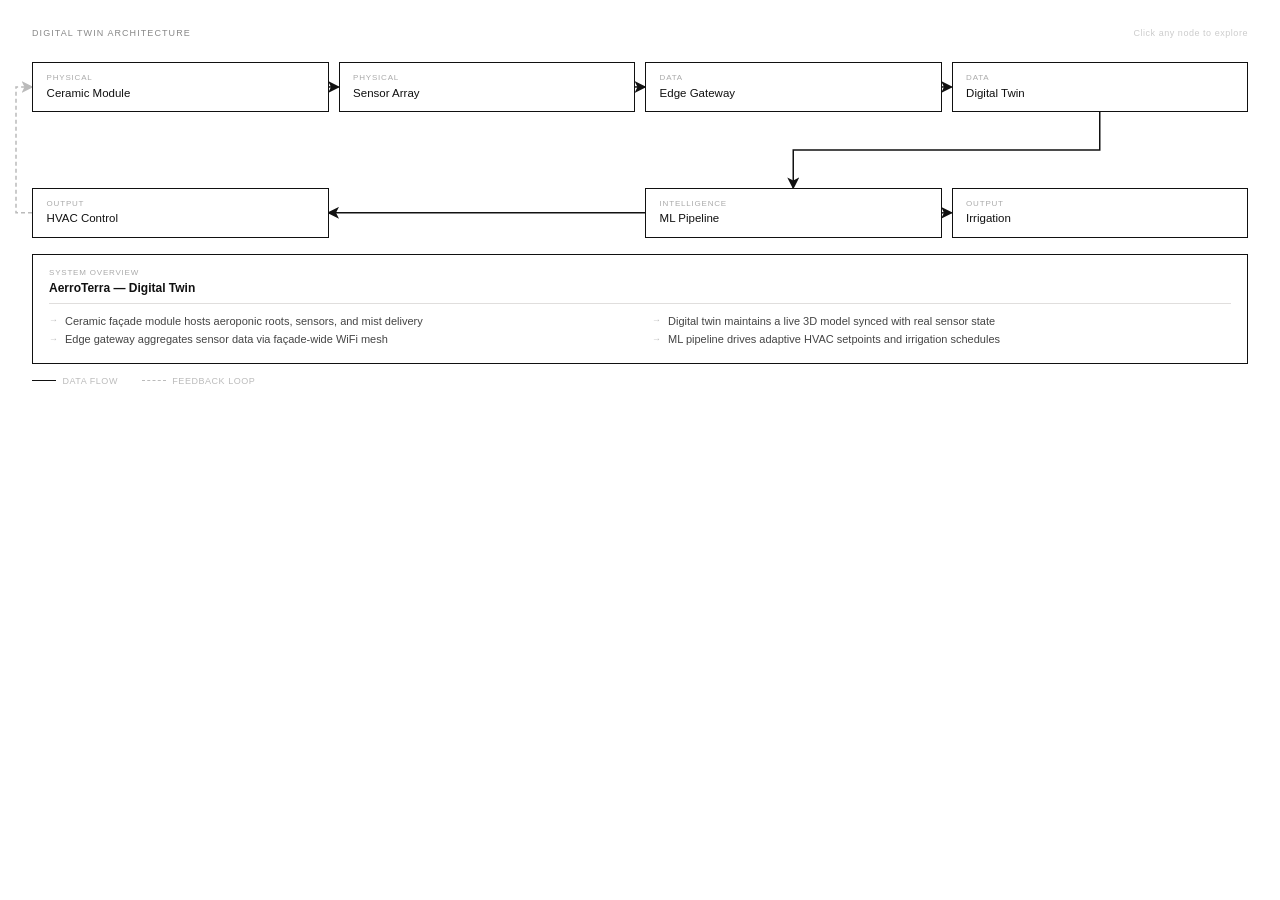
<file: projects/aerroterra-diagram.html>
<!DOCTYPE html>
<html lang="en">
<head>
  <meta charset="UTF-8">
  <meta name="viewport" content="width=device-width, initial-scale=1.0">
  <title>AerroTerra — Digital Twin Architecture</title>
  <style>
    *, *::before, *::after { box-sizing: border-box; margin: 0; padding: 0; }

    body {
      background: #ffffff;
      color: #111111;
      font-family: -apple-system, BlinkMacSystemFont, 'Helvetica Neue', Arial, sans-serif;
      -webkit-font-smoothing: antialiased;
      padding: 1.75rem 2rem 1.5rem;
      overflow: hidden;
    }

    /* ── Header ── */
    #diagram-header {
      display: flex;
      justify-content: space-between;
      align-items: baseline;
      margin-bottom: 1.5rem;
    }
    #diagram-label {
      font-size: 9px;
      letter-spacing: 0.12em;
      text-transform: uppercase;
      color: #888888;
    }
    #diagram-hint {
      font-size: 9px;
      letter-spacing: 0.06em;
      color: #cccccc;
    }

    /* ── Graph container ── */
    #graph {
      position: relative;
      width: 100%;
    }

    /* SVG overlay for arrows */
    #svg-arrows {
      position: absolute;
      inset: 0;
      width: 100%;
      height: 100%;
      overflow: visible;
      pointer-events: none;
    }

    /* ── Node grid: 4 cols × 3 rows ── */
    #node-grid {
      display: grid;
      grid-template-columns: repeat(4, 1fr);
      grid-template-rows: auto 76px auto;
      column-gap: 10px;
      position: relative;
      z-index: 2;
    }

    /* ── Node ── */
    .node {
      border: 1.5px solid #111111;
      padding: 0.65rem 0.85rem;
      cursor: pointer;
      transition: background 0.2s, color 0.2s;
      user-select: none;
      background: #ffffff;
    }
    .node:hover,
    .node.active {
      background: #111111;
      color: #ffffff;
    }
    .node-layer {
      font-size: 8px;
      letter-spacing: 0.1em;
      text-transform: uppercase;
      color: #aaaaaa;
      margin-bottom: 0.2rem;
      transition: color 0.2s;
    }
    .node:hover .node-layer,
    .node.active .node-layer { color: #888888; }
    .node-title {
      font-size: 11.5px;
      font-weight: 500;
      line-height: 1.3;
    }

    /* Grid cell placement */
    [data-id="ceramic"]    { grid-column: 1; grid-row: 1; }
    [data-id="sensors"]    { grid-column: 2; grid-row: 1; }
    [data-id="gateway"]    { grid-column: 3; grid-row: 1; }
    [data-id="twin"]       { grid-column: 4; grid-row: 1; }
    [data-id="hvac"]       { grid-column: 1; grid-row: 3; }
    /* col 2 row 3 intentionally empty */
    [data-id="ml"]         { grid-column: 3; grid-row: 3; }
    [data-id="irrigation"] { grid-column: 4; grid-row: 3; }

    /* ── Detail panel ── */
    #detail {
      margin-top: 1rem;
      border: 1.5px solid #111111;
      padding: 0.85rem 1rem;
      position: relative;
    }

    #detail-close {
      position: absolute;
      top: 0.6rem;
      right: 0.9rem;
      font-size: 13px;
      cursor: pointer;
      color: #aaaaaa;
      line-height: 1;
      opacity: 0;
      pointer-events: none;
      transition: opacity 0.15s, color 0.15s;
    }
    #detail-close.visible { opacity: 1; pointer-events: auto; }
    #detail-close:hover { color: #111111; }

    #detail-layer {
      font-size: 8px;
      letter-spacing: 0.1em;
      text-transform: uppercase;
      color: #aaaaaa;
      margin-bottom: 0.2rem;
    }
    #detail-title {
      font-size: 12px;
      font-weight: 600;
      padding-bottom: 0.5rem;
      margin-bottom: 0.5rem;
      border-bottom: 1px solid #e0dedd;
    }
    #detail-points {
      list-style: none;
      font-size: 11px;
      line-height: 1.7;
      color: #444444;
      columns: 2;
      column-gap: 1.5rem;
    }
    #detail-points li {
      padding-left: 1rem;
      position: relative;
      break-inside: avoid;
    }
    #detail-points li::before {
      content: '→';
      position: absolute;
      left: 0;
      color: #bbbbbb;
      font-size: 9px;
      top: 0.18em;
    }

    /* ── Arrow styles ── */
    .a-line {
      stroke: #111111;
      stroke-width: 1.5;
      fill: none;
    }
    .a-feedback {
      stroke: #bbbbbb;
      stroke-width: 1.5;
      fill: none;
      stroke-dasharray: 4,3;
    }

    /* ── Legend ── */
    #legend {
      display: flex;
      gap: 1.5rem;
      margin-top: 0.75rem;
      align-items: center;
    }
    .legend-item {
      display: flex;
      align-items: center;
      gap: 0.4rem;
      font-size: 9px;
      letter-spacing: 0.06em;
      text-transform: uppercase;
      color: #bbbbbb;
    }
    .legend-line {
      width: 24px;
      height: 1.5px;
      background: #111111;
    }
    .legend-dash {
      width: 24px;
      height: 0;
      border-top: 1.5px dashed #bbbbbb;
    }
  </style>
</head>
<body>

  <div id="diagram-header">
    <span id="diagram-label">Digital Twin Architecture</span>
    <span id="diagram-hint">Click any node to explore</span>
  </div>

  <div id="graph">
    <svg id="svg-arrows" aria-hidden="true">
      <defs>
        <!-- Normal arrowhead -->
        <marker id="ah" markerWidth="8" markerHeight="8"
                refX="7" refY="4" orient="auto" markerUnits="strokeWidth">
          <path d="M0,0 L8,4 L0,8 L2,4 Z" fill="#111111"/>
        </marker>
        <!-- Feedback arrowhead -->
        <marker id="ah-fb" markerWidth="8" markerHeight="8"
                refX="7" refY="4" orient="auto" markerUnits="strokeWidth">
          <path d="M0,0 L8,4 L0,8 L2,4 Z" fill="#bbbbbb"/>
        </marker>
      </defs>
    </svg>

    <div id="node-grid">
      <!-- Row 1 -->
      <div class="node" data-id="ceramic">
        <div class="node-layer">Physical</div>
        <div class="node-title">Ceramic Module</div>
      </div>
      <div class="node" data-id="sensors">
        <div class="node-layer">Physical</div>
        <div class="node-title">Sensor Array</div>
      </div>
      <div class="node" data-id="gateway">
        <div class="node-layer">Data</div>
        <div class="node-title">Edge Gateway</div>
      </div>
      <div class="node" data-id="twin">
        <div class="node-layer">Data</div>
        <div class="node-title">Digital Twin</div>
      </div>
      <!-- Row 2: empty spacer (76px) — used for arrows -->
      <!-- Row 3 -->
      <div class="node" data-id="hvac">
        <div class="node-layer">Output</div>
        <div class="node-title">HVAC Control</div>
      </div>
      <!-- col 2, row 3: intentionally empty -->
      <div class="node" data-id="ml">
        <div class="node-layer">Intelligence</div>
        <div class="node-title">ML Pipeline</div>
      </div>
      <div class="node" data-id="irrigation">
        <div class="node-layer">Output</div>
        <div class="node-title">Irrigation</div>
      </div>
    </div>
  </div>

  <!-- Always-visible detail panel -->
  <div id="detail">
    <span id="detail-close">✕</span>
    <p id="detail-layer"></p>
    <p id="detail-title"></p>
    <ul id="detail-points"></ul>
  </div>

  <!-- Legend -->
  <div id="legend">
    <div class="legend-item">
      <div class="legend-line"></div>
      <span>Data flow</span>
    </div>
    <div class="legend-item">
      <div class="legend-dash"></div>
      <span>Feedback loop</span>
    </div>
  </div>

  <script>
    /* ── Node data ── */
    const NODE_DATA = {
      _overview: {
        layer: 'System Overview',
        title: 'AerroTerra — Digital Twin',
        points: [
          'Ceramic façade module hosts aeroponic roots, sensors, and mist delivery',
          'Edge gateway aggregates sensor data via façade-wide WiFi mesh',
          'Digital twin maintains a live 3D model synced with real sensor state',
          'ML pipeline drives adaptive HVAC setpoints and irrigation schedules',
        ]
      },
      ceramic: {
        layer: 'Physical Layer',
        title: 'Ceramic Module',
        points: [
          'TPMS geometry — maximises surface area, minimises material mass',
          'Integrated planting cavities for aeroponic root systems',
          'Sensor housing channels embedded during slip casting',
          'Micro-mist water delivery channel — in development',
        ]
      },
      sensors: {
        layer: 'Physical Layer',
        title: 'Sensor Array',
        points: [
          'Soil moisture — capacitive probe per module zone',
          'PM 2.5 particulate matter — optical particle counter',
          'Microclimate temperature — thermistor array',
          'Relative humidity — capacitive sensor',
        ]
      },
      gateway: {
        layer: 'Data Layer',
        title: 'Edge Gateway',
        points: [
          'MQTT over WiFi mesh — façade-spanning sensor network',
          'Local time-series buffering and lossless compression',
          'On-edge anomaly flagging before cloud transmission',
          'OTA firmware update support for remote management',
        ]
      },
      twin: {
        layer: 'Data Layer',
        title: 'Digital Twin',
        points: [
          'Live 3D façade model synced with real-time sensor state',
          'Spatial anomaly mapping across module grid',
          'Historical playback for performance audit and calibration',
          'Grasshopper parametric model as geometric backbone',
        ]
      },
      ml: {
        layer: 'Intelligence Layer',
        title: 'ML Pipeline',
        points: [
          'Microclimate prediction — temperature and humidity forecast',
          'HVAC energy demand forecasting — load curve modelling',
          'Irrigation need detection via soil moisture + evapotranspiration',
          'Continuous retraining on live façade sensor feed',
        ]
      },
      hvac: {
        layer: 'Output Layer',
        title: 'HVAC Control',
        points: [
          'Adaptive setpoint control driven by façade microclimate data',
          'Pre-cooling before peak-load hours — demand response',
          'Estimated 15–30% reduction in cooling energy demand',
          'BMS integration via BACnet / Modbus protocol',
        ]
      },
      irrigation: {
        layer: 'Output Layer',
        title: 'Irrigation Scheduling',
        points: [
          'Adaptive watering schedule per module zone',
          'Drought stress prediction from soil moisture + temperature',
          'Fertigation integration for aeroponic nutrient delivery',
          'Target: 80% water saving vs. conventional in-ground planting',
        ]
      },
    };

    /* ── Edge definitions ── */
    const EDGES = [
      { from: 'ceramic',    to: 'sensors',    fSide: 'right',  tSide: 'left',  type: 'normal'   },
      { from: 'sensors',    to: 'gateway',    fSide: 'right',  tSide: 'left',  type: 'normal'   },
      { from: 'gateway',    to: 'twin',       fSide: 'right',  tSide: 'left',  type: 'normal'   },
      { from: 'twin',       to: 'ml',         fSide: 'bottom', tSide: 'top',   type: 'normal'   },
      { from: 'ml',         to: 'irrigation', fSide: 'right',  tSide: 'left',  type: 'normal'   },
      { from: 'ml',         to: 'hvac',       fSide: 'left',   tSide: 'right', type: 'normal'   },
      { from: 'hvac',       to: 'ceramic',    fSide: 'left',   tSide: 'left',  type: 'feedback' },
    ];

    /* ── Get connection anchor point of a node ── */
    function getPoint(el, side) {
      const r = el.getBoundingClientRect();
      const g = document.getElementById('graph').getBoundingClientRect();
      const x = r.left - g.left;
      const y = r.top  - g.top;
      switch (side) {
        case 'right':  return [x + r.width,        y + r.height / 2];
        case 'left':   return [x,                   y + r.height / 2];
        case 'top':    return [x + r.width / 2,     y              ];
        case 'bottom': return [x + r.width / 2,     y + r.height   ];
      }
    }

    /* ── Build SVG path d-string for an edge ── */
    function buildPath(edge, fEl, tEl) {
      const [fx, fy] = getPoint(fEl, edge.fSide);
      const [tx, ty] = getPoint(tEl, edge.tSide);

      if (edge.type === 'feedback') {
        // U-shape going left of the grid: hvac.left → left margin → up → ceramic.left
        const m = 16; // px left of the left-most node
        return `M ${fx},${fy} L ${fx - m},${fy} L ${tx - m},${ty} L ${tx},${ty}`;
      }
      if (edge.fSide === 'bottom' && edge.tSide === 'top') {
        // Right-angle elbow: down → cross column → down
        const midY = (fy + ty) / 2;
        return `M ${fx},${fy} L ${fx},${midY} L ${tx},${midY} L ${tx},${ty}`;
      }
      // Default: straight horizontal or vertical line
      return `M ${fx},${fy} L ${tx},${ty}`;
    }

    /* ── Draw / redraw all arrows ── */
    function drawArrows() {
      const svg = document.getElementById('svg-arrows');
      svg.querySelectorAll('[data-edge]').forEach(el => el.remove());

      EDGES.forEach(edge => {
        const fEl = document.querySelector(`.node[data-id="${edge.from}"]`);
        const tEl = document.querySelector(`.node[data-id="${edge.to}"]`);
        if (!fEl || !tEl) return;

        const path = document.createElementNS('http://www.w3.org/2000/svg', 'path');
        path.setAttribute('d', buildPath(edge, fEl, tEl));
        path.setAttribute('data-edge', `${edge.from}-${edge.to}`);
        path.setAttribute('class',  edge.type === 'feedback' ? 'a-feedback' : 'a-line');
        path.setAttribute('marker-end', edge.type === 'feedback' ? 'url(#ah-fb)' : 'url(#ah)');
        svg.appendChild(path);
      });
    }

    /* ── Show detail panel ── */
    function showDetail(id) {
      const data = NODE_DATA[id] || NODE_DATA['_overview'];
      document.getElementById('detail-layer').textContent = data.layer;
      document.getElementById('detail-title').textContent = data.title;
      document.getElementById('detail-points').innerHTML =
        data.points.map(p => `<li>${p}</li>`).join('');

      const closeBtn = document.getElementById('detail-close');
      if (id === '_overview') {
        closeBtn.classList.remove('visible');
      } else {
        closeBtn.classList.add('visible');
      }
    }

    /* ── Click handling ── */
    let activeId = null;

    document.querySelectorAll('.node').forEach(node => {
      node.addEventListener('click', () => {
        const id = node.dataset.id;

        if (activeId === id) {
          // Deactivate → back to overview
          node.classList.remove('active');
          activeId = null;
          showDetail('_overview');
          return;
        }

        // Deactivate previous
        if (activeId) {
          document.querySelector(`.node[data-id="${activeId}"]`)?.classList.remove('active');
        }

        node.classList.add('active');
        activeId = id;
        showDetail(id);
      });
    });

    document.getElementById('detail-close').addEventListener('click', () => {
      if (activeId) {
        document.querySelector(`.node[data-id="${activeId}"]`)?.classList.remove('active');
        activeId = null;
      }
      showDetail('_overview');
    });

    /* ── Responsive: redraw arrows on resize ── */
    const ro = new ResizeObserver(() => requestAnimationFrame(drawArrows));
    ro.observe(document.getElementById('graph'));

    /* ── Init ── */
    showDetail('_overview');
    requestAnimationFrame(drawArrows);
  </script>

</body>
</html>
</file>
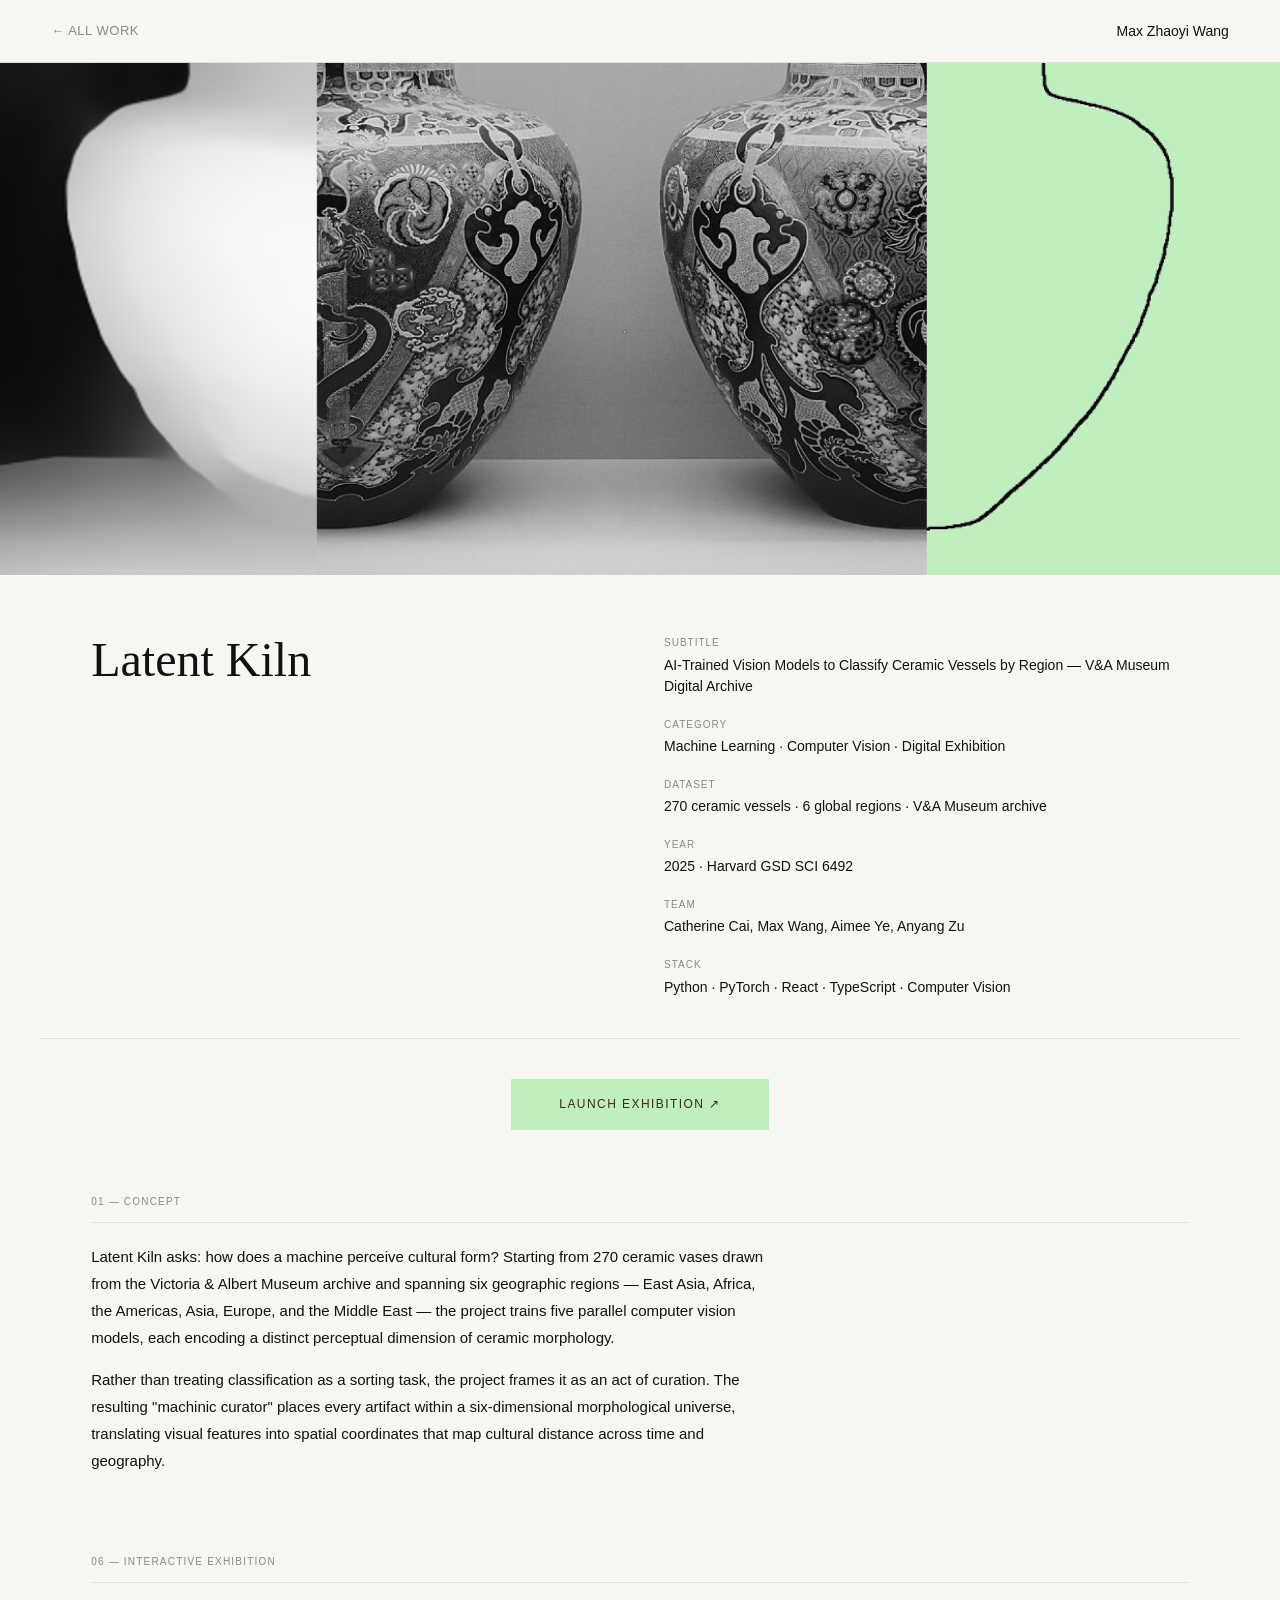
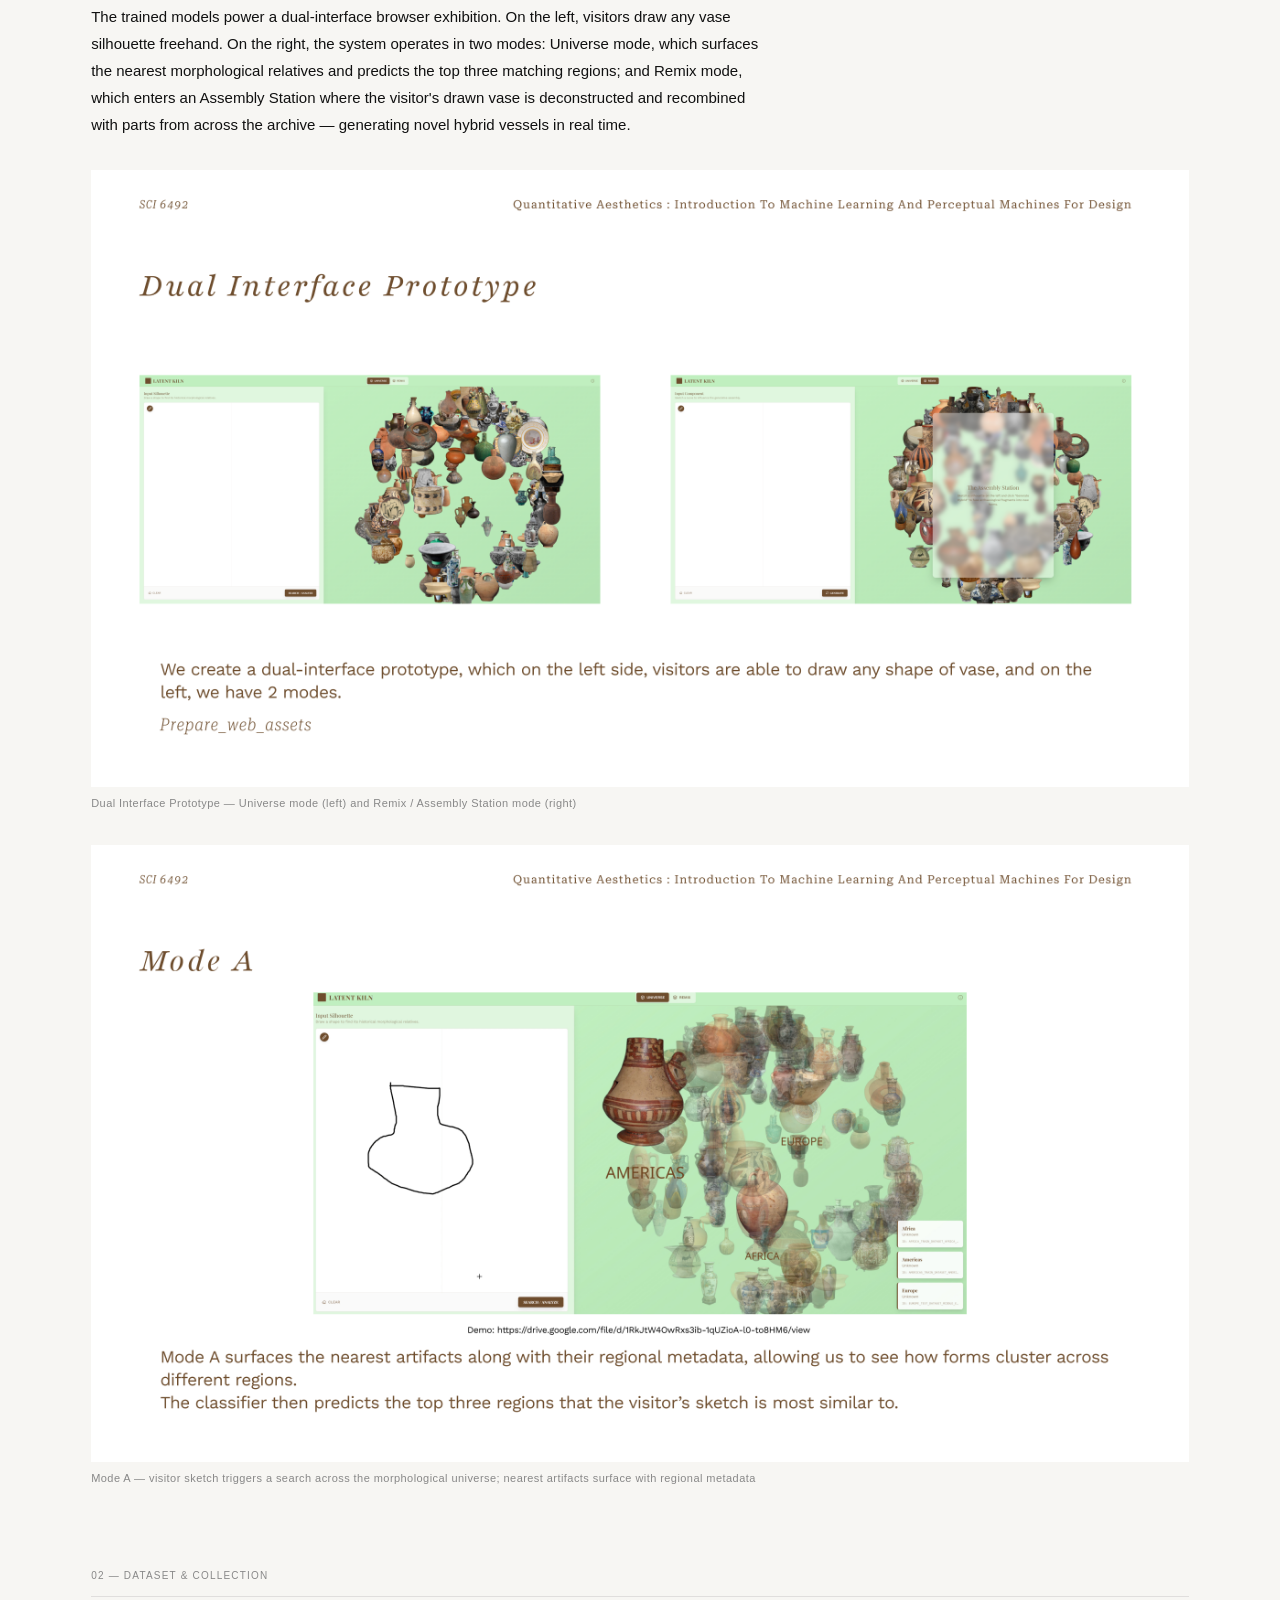
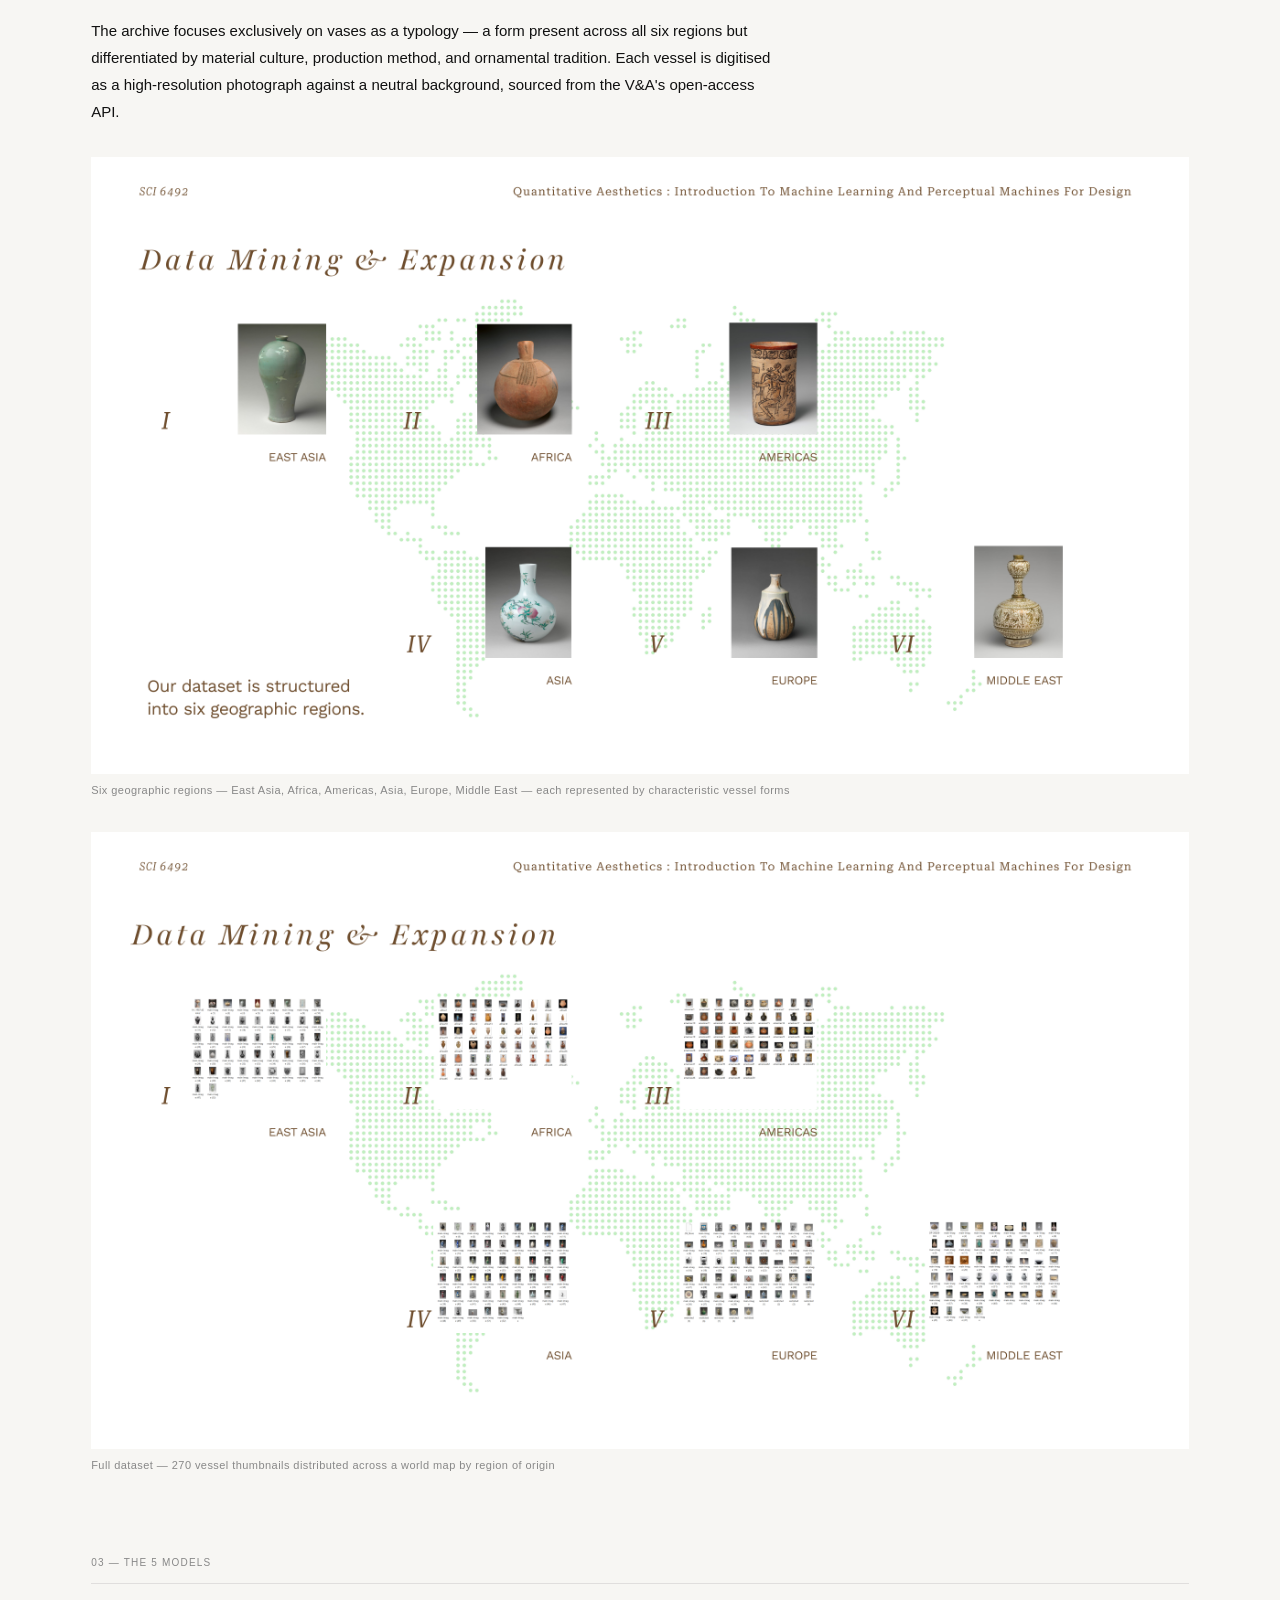
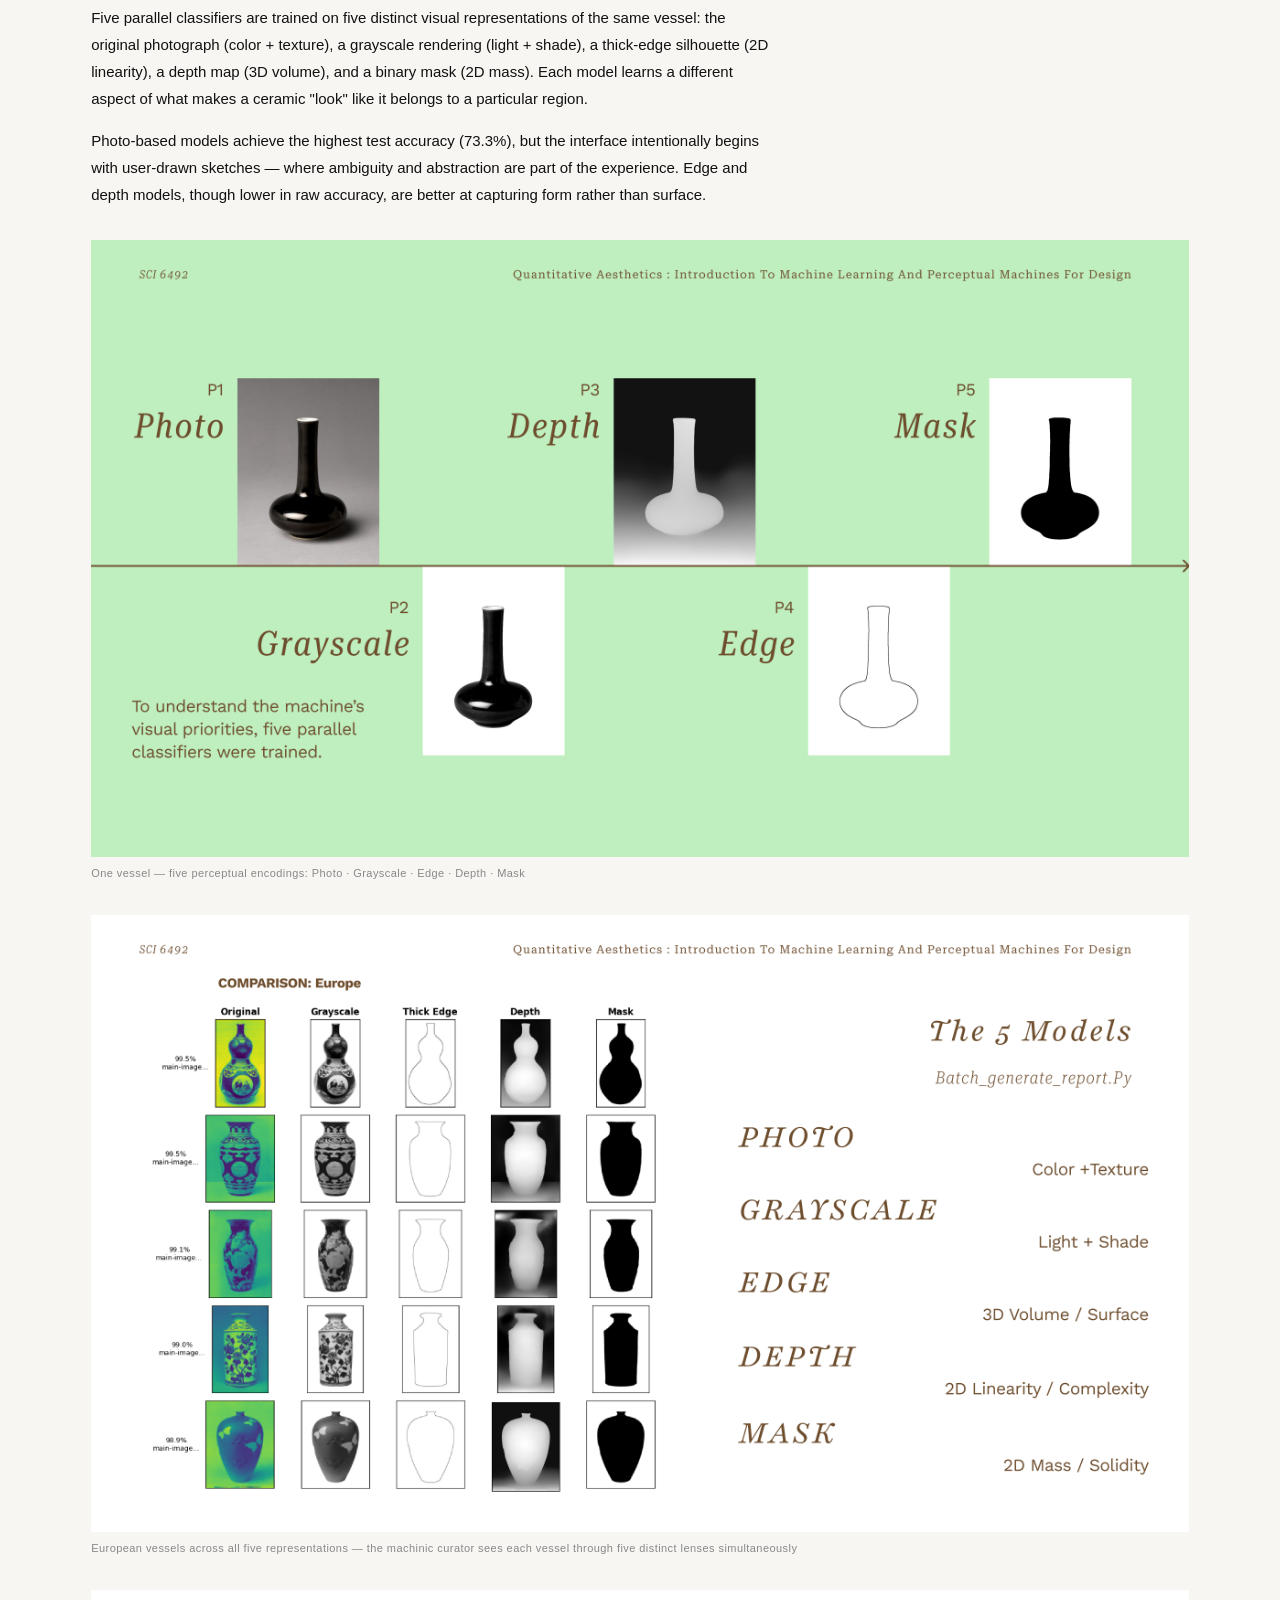
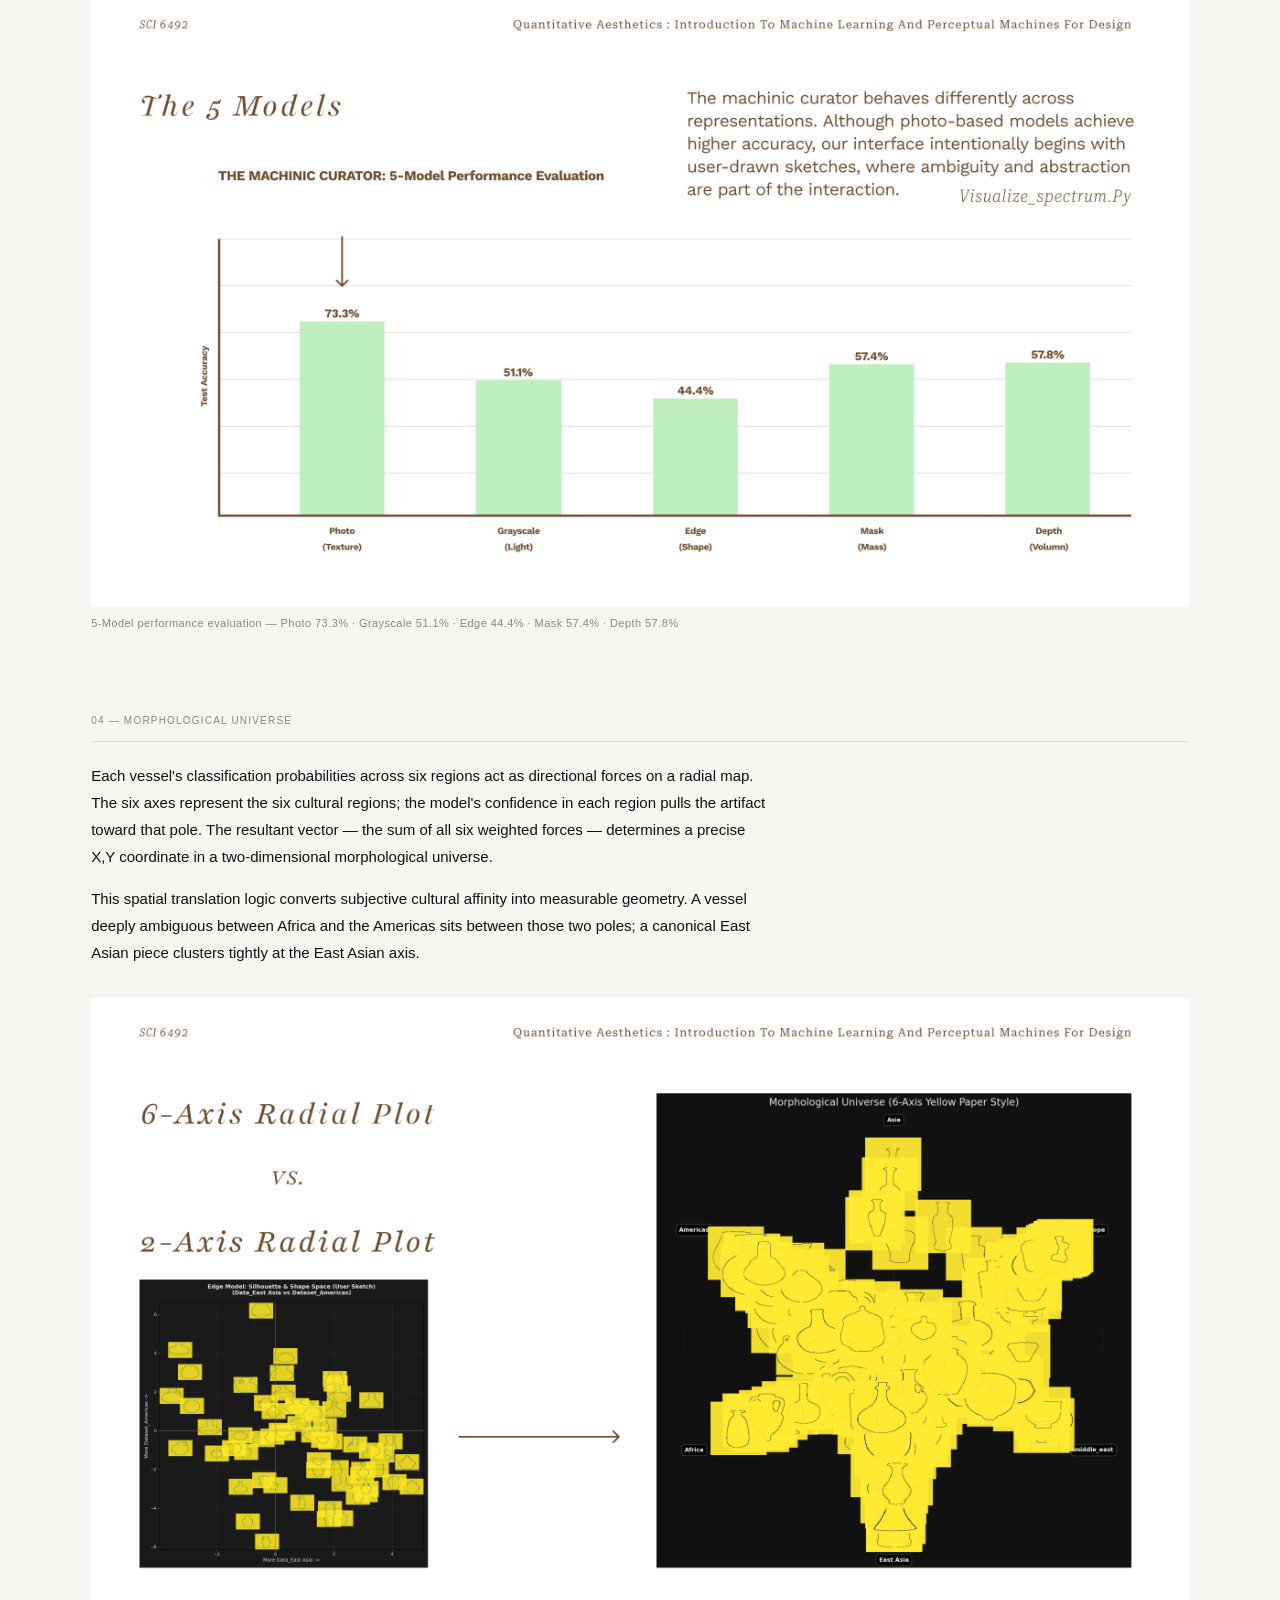
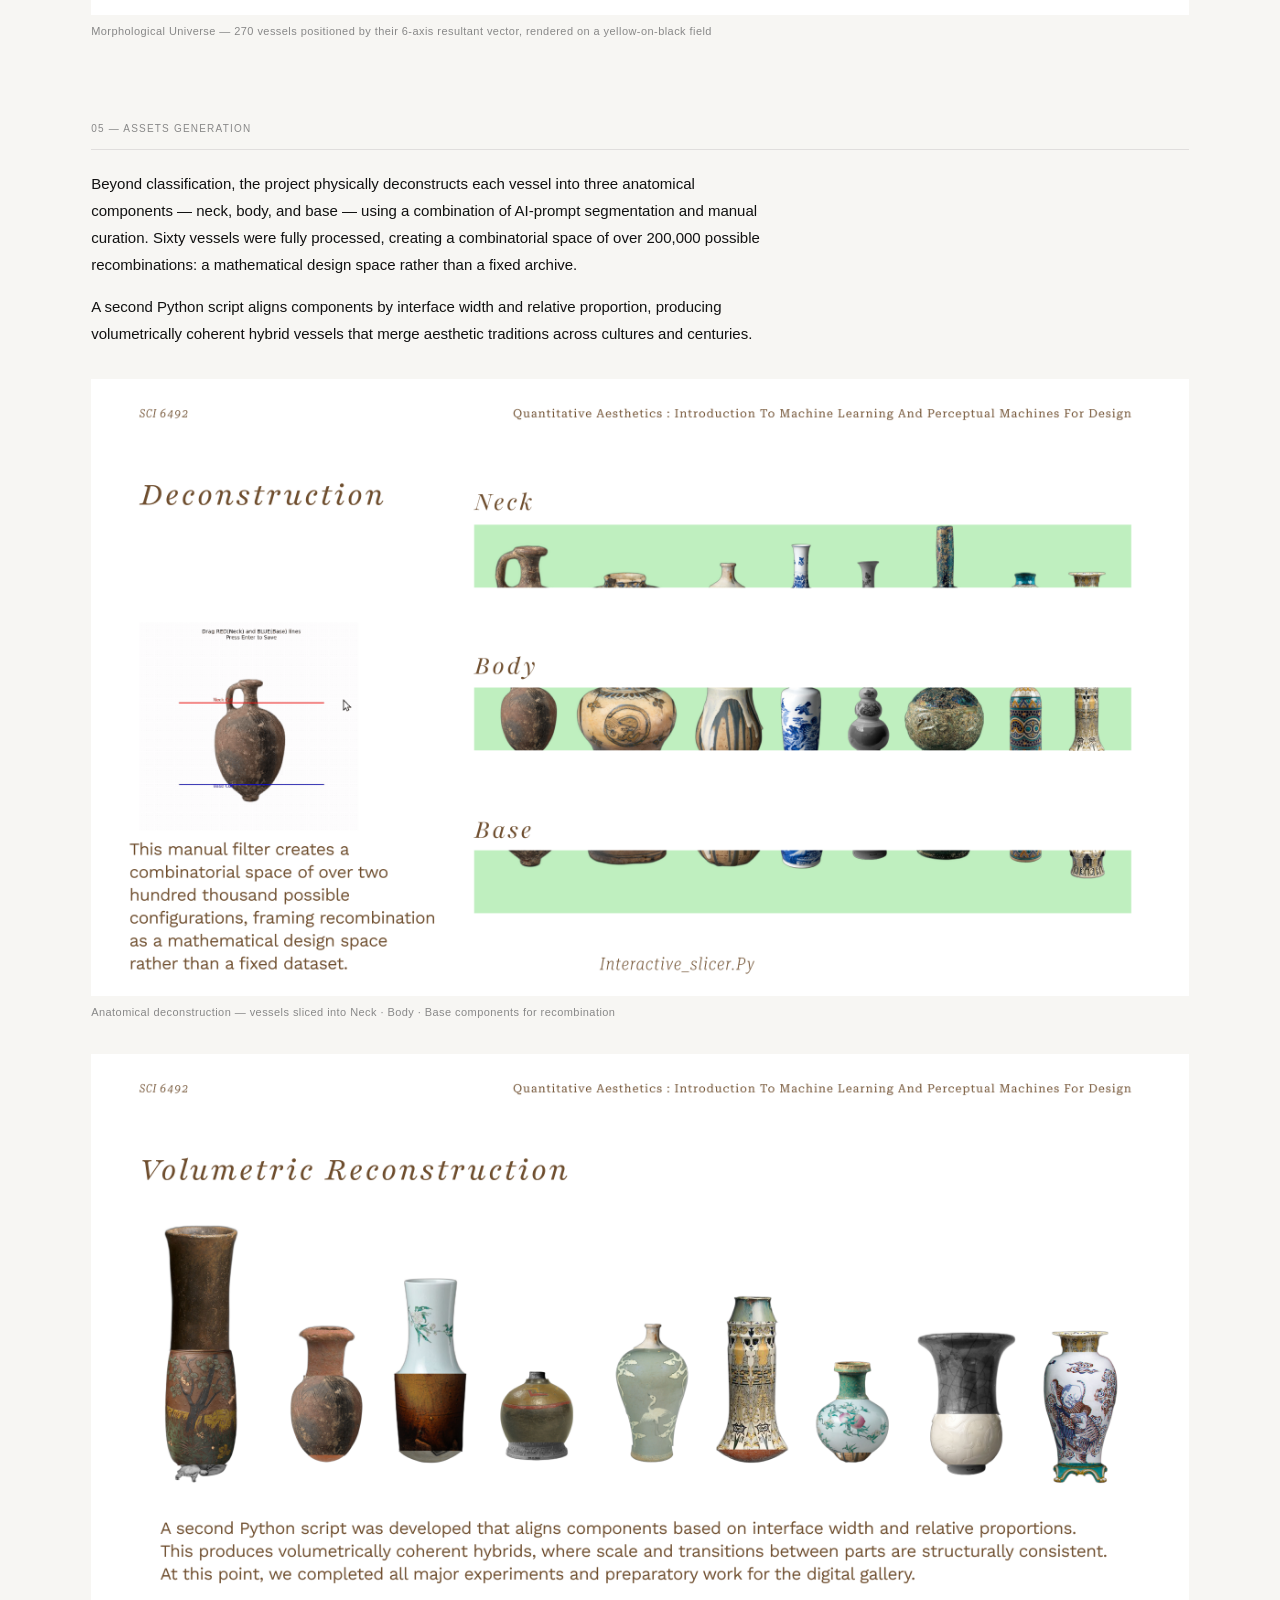
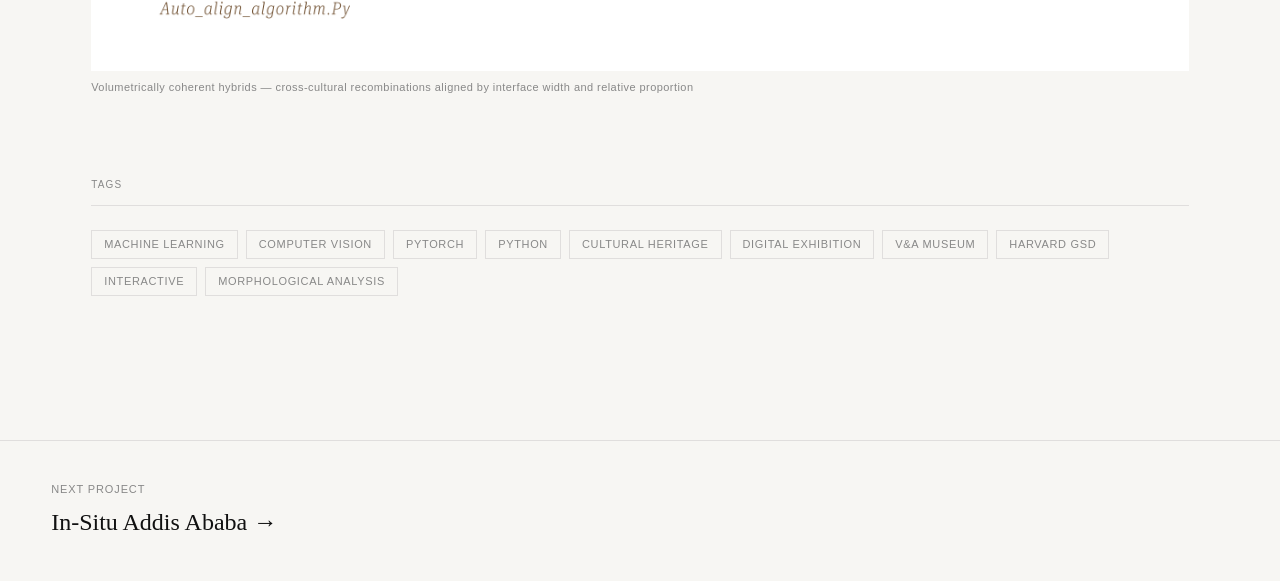
<file: projects/latent-kiln.html>
<!DOCTYPE html>
<html lang="en">
<head>
  <meta charset="UTF-8">
  <meta name="viewport" content="width=device-width, initial-scale=1.0">
  <title>Latent Kiln — Max Zhaoyi Wang</title>
  <link rel="stylesheet" href="../style.css">
  <link rel="stylesheet" href="../project-styles.css">
</head>
<body>

  <nav class="project-nav">
    <a href="../index.html" class="back-link">All Work</a>
    <a href="../index.html" class="project-nav-name">Max Zhaoyi Wang</a>
  </nav>

  <div class="project-hero">
    <img src="../images/latent-kiln-cover.png" alt="Latent Kiln">
  </div>

  <div class="project-header">
    <h1>Latent Kiln</h1>
    <div class="project-header-meta">
      <div class="meta-row">
        <span class="meta-label">Subtitle</span>
        <span class="meta-value">AI-Trained Vision Models to Classify Ceramic Vessels by Region — V&amp;A Museum Digital Archive</span>
      </div>
      <div class="meta-row">
        <span class="meta-label">Category</span>
        <span class="meta-value">Machine Learning · Computer Vision · Digital Exhibition</span>
      </div>
      <div class="meta-row">
        <span class="meta-label">Dataset</span>
        <span class="meta-value">270 ceramic vessels · 6 global regions · V&amp;A Museum archive</span>
      </div>
      <div class="meta-row">
        <span class="meta-label">Year</span>
        <span class="meta-value">2025 · Harvard GSD SCI 6492</span>
      </div>
      <div class="meta-row">
        <span class="meta-label">Team</span>
        <span class="meta-value">Catherine Cai, Max Wang, Aimee Ye, Anyang Zu</span>
      </div>
      <div class="meta-row">
        <span class="meta-label">Stack</span>
        <span class="meta-value">Python · PyTorch · React · TypeScript · Computer Vision</span>
      </div>
    </div>
  </div>

  <!-- ── Launch CTA ── -->
  <div style="padding:2.5rem var(--pad) 0;max-width:var(--max-width);margin:0 auto;display:flex;justify-content:center;">
    <a href="https://wzhaoyi8.github.io/Latent-Kiln/" target="_blank" rel="noopener"
       class="lk-btn">
      Launch Exhibition ↗
    </a>
  </div>

  <style>
    .lk-btn {
      font-family: var(--font-sans);
      font-size: 12px;
      letter-spacing: 0.12em;
      text-transform: uppercase;
      padding: 1rem 3rem;
      border: none;
      background: #c0efbf;
      color: #3a2a18;
      cursor: pointer;
      transition: background 0.25s, color 0.25s;
      text-decoration: none;
      display: inline-block;
    }
    .lk-btn:hover {
      background: #6e4d2e;
      color: #c0efbf;
    }
  </style>

  <div class="project-body">

    <!-- 01 Concept -->
    <div class="project-section">
      <p class="section-label">01 — Concept</p>
      <div class="section-text">
        <p>Latent Kiln asks: how does a machine perceive cultural form? Starting from 270 ceramic vases drawn from the Victoria &amp; Albert Museum archive and spanning six geographic regions — East Asia, Africa, the Americas, Asia, Europe, and the Middle East — the project trains five parallel computer vision models, each encoding a distinct perceptual dimension of ceramic morphology.</p>
        <p>Rather than treating classification as a sorting task, the project frames it as an act of curation. The resulting "machinic curator" places every artifact within a six-dimensional morphological universe, translating visual features into spatial coordinates that map cultural distance across time and geography.</p>
      </div>

    </div>

    <!-- 06 Interactive Exhibition — result first -->
    <div class="project-section">
      <p class="section-label">06 — Interactive Exhibition</p>
      <div class="section-text">
        <p>The trained models power a dual-interface browser exhibition. On the left, visitors draw any vase silhouette freehand. On the right, the system operates in two modes: Universe mode, which surfaces the nearest morphological relatives and predicts the top three matching regions; and Remix mode, which enters an Assembly Station where the visitor's drawn vase is deconstructed and recombined with parts from across the archive — generating novel hybrid vessels in real time.</p>
      </div>

      <!-- PDF p26 — Dual interface screenshots -->
      <div class="img-full">
        <img src="../images/latent-kiln/p26-interface.png" alt="Dual Interface Prototype">
        <p class="img-caption">Dual Interface Prototype — Universe mode (left) and Remix / Assembly Station mode (right)</p>
      </div>

      <!-- PDF p27 — Mode A in action -->
      <div class="img-full">
        <img src="../images/latent-kiln/p27-modea.png" alt="Mode A — Universe view">
        <p class="img-caption">Mode A — visitor sketch triggers a search across the morphological universe; nearest artifacts surface with regional metadata</p>
      </div>

    </div>

    <!-- 02 Dataset -->
    <div class="project-section">
      <p class="section-label">02 — Dataset &amp; Collection</p>
      <div class="section-text">
        <p>The archive focuses exclusively on vases as a typology — a form present across all six regions but differentiated by material culture, production method, and ornamental tradition. Each vessel is digitised as a high-resolution photograph against a neutral background, sourced from the V&amp;A's open-access API.</p>
      </div>

      <!-- PDF p7 — 6 region vase overview -->
      <div class="img-full">
        <img src="../images/latent-kiln/p07-regions.png" alt="Six geographic regions">
        <p class="img-caption">Six geographic regions — East Asia, Africa, Americas, Asia, Europe, Middle East — each represented by characteristic vessel forms</p>
      </div>

      <!-- PDF p8 — full dataset world map -->
      <div class="img-full">
        <img src="../images/latent-kiln/p08-dataset.png" alt="Full dataset visualization">
        <p class="img-caption">Full dataset — 270 vessel thumbnails distributed across a world map by region of origin</p>
      </div>
    </div>

    <!-- 03 The 5 Models -->
    <div class="project-section">
      <p class="section-label">03 — The 5 Models</p>
      <div class="section-text">
        <p>Five parallel classifiers are trained on five distinct visual representations of the same vessel: the original photograph (color + texture), a grayscale rendering (light + shade), a thick-edge silhouette (2D linearity), a depth map (3D volume), and a binary mask (2D mass). Each model learns a different aspect of what makes a ceramic "look" like it belongs to a particular region.</p>
        <p>Photo-based models achieve the highest test accuracy (73.3%), but the interface intentionally begins with user-drawn sketches — where ambiguity and abstraction are part of the experience. Edge and depth models, though lower in raw accuracy, are better at capturing form rather than surface.</p>
      </div>

      <!-- PDF p10 — one vase × 5 representations -->
      <div class="img-full">
        <img src="../images/latent-kiln/p10-5models-diagram.png" alt="Five model representations">
        <p class="img-caption">One vessel — five perceptual encodings: Photo · Grayscale · Edge · Depth · Mask</p>
      </div>

      <!-- PDF p11 — Europe comparison grid (5 vases × 5 models) -->
      <div class="img-full">
        <img src="../images/latent-kiln/p11-comparison.png" alt="Five models — Europe comparison">
        <p class="img-caption">European vessels across all five representations — the machinic curator sees each vessel through five distinct lenses simultaneously</p>
      </div>

      <!-- PDF p12 — performance bar chart -->
      <div class="img-full">
        <img src="../images/latent-kiln/p12-performance.png" alt="Model performance chart">
        <p class="img-caption">5-Model performance evaluation — Photo 73.3% · Grayscale 51.1% · Edge 44.4% · Mask 57.4% · Depth 57.8%</p>
      </div>
    </div>

    <!-- 04 Morphological Universe -->
    <div class="project-section">
      <p class="section-label">04 — Morphological Universe</p>
      <div class="section-text">
        <p>Each vessel's classification probabilities across six regions act as directional forces on a radial map. The six axes represent the six cultural regions; the model's confidence in each region pulls the artifact toward that pole. The resultant vector — the sum of all six weighted forces — determines a precise X,Y coordinate in a two-dimensional morphological universe.</p>
        <p>This spatial translation logic converts subjective cultural affinity into measurable geometry. A vessel deeply ambiguous between Africa and the Americas sits between those two poles; a canonical East Asian piece clusters tightly at the East Asian axis.</p>
      </div>

      <!-- PDF p14 — Morphological Universe (yellow on black) -->
      <div class="img-full">
        <img src="../images/latent-kiln/p14-morphospace.png" alt="Morphological Universe">
        <p class="img-caption">Morphological Universe — 270 vessels positioned by their 6-axis resultant vector, rendered on a yellow-on-black field</p>
      </div>
    </div>

    <!-- 05 Assets Generation -->
    <div class="project-section">
      <p class="section-label">05 — Assets Generation</p>
      <div class="section-text">
        <p>Beyond classification, the project physically deconstructs each vessel into three anatomical components — neck, body, and base — using a combination of AI-prompt segmentation and manual curation. Sixty vessels were fully processed, creating a combinatorial space of over 200,000 possible recombinations: a mathematical design space rather than a fixed archive.</p>
        <p>A second Python script aligns components by interface width and relative proportion, producing volumetrically coherent hybrid vessels that merge aesthetic traditions across cultures and centuries.</p>
      </div>

      <!-- PDF p21 — Deconstruction neck/body/base strips -->
      <div class="img-full">
        <img src="../images/latent-kiln/p21-deconstruction.png" alt="Deconstruction — neck, body, base">
        <p class="img-caption">Anatomical deconstruction — vessels sliced into Neck · Body · Base components for recombination</p>
      </div>

      <!-- PDF p23 — 8 proportioned hybrid vases -->
      <div class="img-full">
        <img src="../images/latent-kiln/p23-hybrids.png" alt="Hybrid vessel reconstruction">
        <p class="img-caption">Volumetrically coherent hybrids — cross-cultural recombinations aligned by interface width and relative proportion</p>
      </div>
    </div>

    <!-- Tags -->
    <div class="project-section">
      <p class="section-label">Tags</p>
      <div class="tag-row">
        <span class="tag">Machine Learning</span>
        <span class="tag">Computer Vision</span>
        <span class="tag">PyTorch</span>
        <span class="tag">Python</span>
        <span class="tag">Cultural Heritage</span>
        <span class="tag">Digital Exhibition</span>
        <span class="tag">V&amp;A Museum</span>
        <span class="tag">Harvard GSD</span>
        <span class="tag">Interactive</span>
        <span class="tag">Morphological Analysis</span>
      </div>
    </div>

  </div>

  <a href="addis-ababa.html" class="next-project">
    <div>
      <p class="next-label">Next Project</p>
      <p class="next-title">In-Situ Addis Ababa →</p>
    </div>
  </a>

</body>
</html>
</file>
<file: style.css>
/* ── Variables ── */
:root {
  --bg:       #f7f6f3;
  --text:     #111111;
  --muted:    #888888;
  --border:   #e0dedd;
  --hover-bg: #efefec;

  --font-sans:  'Inter', -apple-system, BlinkMacSystemFont, 'Helvetica Neue', sans-serif;
  --font-serif: 'Georgia', 'Times New Roman', serif;

  --max-width: 1200px;
  --pad:       clamp(1.5rem, 4vw, 3.5rem);
}

/* ── Reset ── */
*, *::before, *::after { box-sizing: border-box; margin: 0; padding: 0; }
html { scroll-behavior: smooth; }
body {
  background: var(--bg);
  color: var(--text);
  font-family: var(--font-sans);
  font-weight: 300;
  font-size: 15px;
  line-height: 1.6;
  -webkit-font-smoothing: antialiased;
}
a { color: inherit; text-decoration: none; }
img { display: block; width: 100%; height: 100%; object-fit: cover; }

/* ── Nav ── */
header {
  position: sticky;
  top: 0;
  z-index: 100;
  background: var(--bg);
  border-bottom: 1px solid var(--border);
}
nav {
  max-width: var(--max-width);
  margin: 0 auto;
  padding: 1.25rem var(--pad);
  display: flex;
  justify-content: space-between;
  align-items: center;
}
.nav-name {
  font-weight: 400;
  font-size: 14px;
  letter-spacing: 0.01em;
}
.nav-links {
  display: flex;
  gap: 2rem;
}
.nav-links a {
  font-size: 13px;
  color: var(--muted);
  letter-spacing: 0.04em;
  text-transform: uppercase;
  transition: color 0.2s;
}
.nav-links a:hover { color: var(--text); }
.nav-portfolio-btn {
  font-size: 10px;
  letter-spacing: 0.12em;
  text-transform: uppercase;
  border: 1px solid var(--border);
  padding: 0.38rem 0.9rem;
  text-decoration: none;
  color: var(--text);
  transition: background 0.2s, border-color 0.2s;
  white-space: nowrap;
  margin-left: 1rem;
}
.nav-portfolio-btn:hover { background: #ede8de; border-color: #ede8de; }

/* ── Hero ── */
.hero {
  max-width: var(--max-width);
  margin: 0 auto;
  padding: clamp(4rem, 10vw, 8rem) var(--pad) clamp(3rem, 6vw, 5rem);
  border-bottom: 1px solid var(--border);
}
.hero h1 {
  font-family: var(--font-serif);
  font-weight: 400;
  font-size: clamp(2rem, 4vw, 3.2rem);
  line-height: 1.25;
  max-width: 820px;
  margin-bottom: 2.5rem;
}
.hero h1 em {
  font-style: italic;
  color: var(--muted);
}
.hero-meta {
  display: flex;
  gap: 2.5rem;
  font-size: 12px;
  letter-spacing: 0.08em;
  text-transform: uppercase;
  color: var(--muted);
}

/* ── Projects Grid ── */
.projects {
  max-width: var(--max-width);
  margin: 0 auto;
  padding: clamp(3rem, 6vw, 5rem) var(--pad);
  display: grid;
  grid-template-columns: repeat(2, 1fr);
  gap: 3rem 2.5rem;
}

/* ── Project Card ── */
.project-card {
  display: flex;
  flex-direction: column;
  transition: opacity 0.25s;
  cursor: pointer;
}
.project-image {
  position: relative;
  width: 100%;
  aspect-ratio: 2 / 1;
  overflow: hidden;
  background: var(--border);
  outline: 1px solid var(--border);
  outline-offset: 6px;
}
.project-image img {
  position: absolute;
  inset: 0;
  width: 100%;
  height: 100%;
  object-fit: cover;
  transition: opacity 0.5s ease;
}
.project-image .img-hover {
  opacity: 0;
  inset: 0;
  width: 100%;
  height: 100%;
  object-fit: contain;
  transform: scale(0.494);
  transform-origin: center center;
}
.project-card:hover .img-primary         { opacity: 0; }
.project-card:hover .img-hover           { opacity: 1; }
.project-card:hover .project-image       { background: #ffffff; }

/* Cards without a hover image — keep primary visible */
.project-card.no-hover:hover .img-primary { opacity: 1; }
.project-card.no-hover .img-hover         { display: none; }

.image-placeholder {
  position: absolute;
  inset: 0;
  background: var(--border);
}

.project-info {
  padding: 1.25rem 0 0;
  display: flex;
  gap: 1.25rem;
  align-items: flex-start;
}
.project-num {
  font-size: 11px;
  letter-spacing: 0.06em;
  color: var(--muted);
  padding-top: 0.3rem;
  flex-shrink: 0;
  min-width: 1.5rem;
}
.project-text h2 {
  font-family: var(--font-serif);
  font-weight: 400;
  font-size: 1.25rem;
  line-height: 1.3;
  margin-bottom: 0.4rem;
}
.project-sub {
  font-size: 13px;
  color: var(--muted);
  line-height: 1.5;
  margin-bottom: 0.75rem;
}
.project-tags {
  font-size: 11px;
  letter-spacing: 0.06em;
  text-transform: uppercase;
  color: var(--muted);
}

/* ── Sub-project entry (within a homepage card) ── */
.project-sub-entry {
  display: flex;
  gap: 0.6rem;
  margin-top: 0.9rem;
  padding-top: 0.9rem;
  border-top: 1px solid var(--border);
  align-items: flex-start;
}
.sub-entry-marker {
  font-size: 11px;
  color: var(--muted);
  flex-shrink: 0;
  padding-top: 0.15rem;
  opacity: 0.6;
}
.sub-entry-name {
  font-family: var(--font-serif);
  font-size: 13px;
  color: var(--text);
  line-height: 1.35;
  margin-bottom: 0.2rem;
}
.sub-entry-tags {
  font-size: 11px;
  letter-spacing: 0.06em;
  text-transform: uppercase;
  color: var(--muted);
}

/* ── Footer ── */
footer {
  max-width: var(--max-width);
  margin: 0 auto;
  padding: 2rem var(--pad);
  border-top: 1px solid var(--border);
  display: flex;
  justify-content: space-between;
  align-items: center;
  font-size: 12px;
  color: var(--muted);
}
footer a:hover { color: var(--text); }

/* ── Responsive ── */
@media (max-width: 768px) {
  /* Nav */
  .nav-portfolio-btn { display: none; }
  .nav-name { font-size: 12px; white-space: nowrap; }
  .nav-links { gap: 1rem; flex-shrink: 0; }
  .nav-links a { font-size: 11px; }

  /* Projects */
  .projects { grid-template-columns: 1fr; padding: 0; border: none; gap: 0; background: none; }
  .project-card { border-bottom: 1px solid var(--border); }
  .project-info { padding-left: var(--pad); padding-right: var(--pad); }

  /* Hero */
  .hero-meta { flex-direction: column; gap: 0.5rem; }

  /* Footer */
  footer { flex-direction: column; gap: 0.5rem; text-align: center; }
}
</file>
<file: project-styles.css>
/* ── Shared styles for all project detail pages ── */

/* Inherits :root variables from style.css — link both in every project page */

/* ── Back Nav ── */
.project-nav {
  position: sticky;
  top: 0;
  z-index: 100;
  background: var(--bg);
  border-bottom: 1px solid var(--border);
  padding: 1.25rem var(--pad);
  display: flex;
  justify-content: space-between;
  align-items: center;
  max-width: 100%;
}
.back-link {
  font-size: 13px;
  color: var(--muted);
  letter-spacing: 0.04em;
  text-transform: uppercase;
  transition: color 0.2s;
}
.back-link::before { content: '← '; }
.back-link:hover { color: var(--text); }
.project-nav-name {
  font-size: 14px;
  font-weight: 400;
}

/* ── Hero ── */
.project-hero {
  width: 100%;
  aspect-ratio: 5 / 2;
  overflow: hidden;
}
.project-hero img {
  width: 100%;
  height: 100%;
  object-fit: cover;
  object-position: center bottom;
  display: block;
}

/* ── Project Header ── */
.project-header {
  max-width: var(--max-width);
  margin: 0 auto;
  padding: 3.5rem var(--pad) 2.5rem;
  display: grid;
  grid-template-columns: 1fr 1fr;
  gap: 3rem;
  border-bottom: 1px solid var(--border);
}
.project-header h1 {
  font-family: var(--font-serif);
  font-weight: 400;
  font-size: clamp(2rem, 4vw, 3rem);
  line-height: 1.2;
}
.project-header-meta {
  display: flex;
  flex-direction: column;
  gap: 1.25rem;
  padding-top: 0.25rem;
}
.meta-row {
  display: flex;
  flex-direction: column;
  gap: 0.2rem;
}
.meta-label {
  font-size: 10px;
  letter-spacing: 0.1em;
  text-transform: uppercase;
  color: var(--muted);
}
.meta-value {
  font-size: 14px;
  line-height: 1.5;
}

/* ── Content Body ── */
.project-body {
  max-width: var(--max-width);
  margin: 0 auto;
  padding: 4rem var(--pad);
}

/* ── Section ── */
.project-section {
  margin-bottom: 5rem;
}
.section-label {
  font-size: 10px;
  letter-spacing: 0.12em;
  text-transform: uppercase;
  color: var(--muted);
  margin-bottom: 1.25rem;
  padding-bottom: 0.75rem;
  border-bottom: 1px solid var(--border);
}
.section-text {
  font-size: 15px;
  line-height: 1.8;
  max-width: 680px;
  color: var(--text);
}
.section-text p + p { margin-top: 1em; }

/* ── Image Grid ── */
.img-grid-2 {
  display: grid;
  grid-template-columns: 1fr 1fr;
  gap: 1rem;
  margin-top: 2rem;
}
.img-grid-3 {
  display: grid;
  grid-template-columns: repeat(3, 1fr);
  gap: 1rem;
  margin-top: 2rem;
}
.img-full {
  width: 100%;
  margin-top: 2rem;
}
.img-grid-2 img,
.img-grid-3 img,
.img-full img {
  width: 100%;
  display: block;
}
.img-caption {
  font-size: 11px;
  color: var(--muted);
  letter-spacing: 0.04em;
  margin-top: 0.5rem;
}

/* ── GIF / Video ── */
.gif-wrap {
  margin-top: 2rem;
  width: 100%;
}
.gif-wrap img,
.gif-wrap video {
  width: 100%;
  display: block;
}

/* ── Prototype photo grid (transparent-bg images) ── */
.proto-grid {
  display: grid;
  grid-template-columns: repeat(3, 1fr);
  gap: 1rem;
  margin-top: 2rem;
  align-items: end;
}
.proto-grid img {
  width: 100%;
  display: block;
}
.proto-grid .img-caption { margin-top: 0.5rem; }

/* ── Map iframe embed ── */
.map-embed-wrap {
  margin-top: 2rem;
  width: 100%;
  border: 1px solid var(--border);
}
.map-embed-wrap iframe {
  width: 100%;
  height: 560px;
  display: block;
  border: none;
}
.map-embed-wrap .img-caption {
  padding: 0.75rem 1rem;
  border-top: 1px solid var(--border);
}

/* ── Content placeholder ── */
.placeholder {
  width: 100%;
  aspect-ratio: 16 / 7;
  margin-top: 2rem;
  background: #ede9e2;
  border: 1px dashed #c8c2ba;
  display: flex;
  align-items: center;
  justify-content: center;
}
.placeholder span {
  font-size: 11px;
  letter-spacing: 0.08em;
  text-transform: uppercase;
  color: #a09890;
  text-align: center;
  padding: 0 2rem;
}
/* Smaller placeholder inside grid cells */
.img-grid-2 .placeholder,
.img-grid-3 .placeholder {
  aspect-ratio: 4 / 3;
  margin-top: 0;
}

@media (max-width: 768px) {
  .proto-grid { grid-template-columns: 1fr; }
  .map-embed-wrap iframe { height: 420px; }
}

/* ── PDF Viewer (canvas-rendered, no browser UI) ── */
.pdf-viewer {
  width: 100%;
  margin-top: 2.5rem;
}
.pdf-viewer canvas {
  width: 100%;
  display: block;
  margin-bottom: 3px;
}
.pdf-viewer canvas:last-child { margin-bottom: 0; }

/* ── PDF Pending placeholder ── */
.pdf-wrap.pdf-pending {
  height: 12rem;
  display: flex;
  align-items: center;
  justify-content: center;
  border: 1px solid var(--border);
  margin-top: 2.5rem;
}
.pdf-wrap.pdf-pending p {
  font-size: 12px;
  letter-spacing: 0.08em;
  text-transform: uppercase;
  color: var(--muted);
}

/* ── PDF Pending ── */
.pdf-wrap.pdf-pending {
  height: 12rem;
  display: flex;
  align-items: center;
  justify-content: center;
  background: none;
}
.pdf-wrap.pdf-pending p {
  font-size: 12px;
  letter-spacing: 0.08em;
  text-transform: uppercase;
  color: var(--muted);
}

/* ── Tags ── */
.tag-row {
  display: flex;
  flex-wrap: wrap;
  gap: 0.5rem;
  margin-top: 1.5rem;
}
.tag {
  font-size: 11px;
  letter-spacing: 0.06em;
  text-transform: uppercase;
  border: 1px solid var(--border);
  padding: 0.3rem 0.75rem;
  color: var(--muted);
}

/* ── Next Project ── */
.next-project {
  border-top: 1px solid var(--border);
  padding: 2.5rem var(--pad);
  max-width: 100%;
  display: flex;
  justify-content: space-between;
  align-items: center;
}
.next-label {
  font-size: 11px;
  letter-spacing: 0.08em;
  text-transform: uppercase;
  color: var(--muted);
}
.next-title {
  font-family: var(--font-serif);
  font-size: 1.5rem;
  margin-top: 0.25rem;
  transition: opacity 0.2s;
}
.next-project:hover .next-title { opacity: 0.5; }

/* ── Responsive ── */
@media (max-width: 768px) {
  .project-header { grid-template-columns: 1fr; gap: 1.5rem; }
  .img-grid-2, .img-grid-3 { grid-template-columns: 1fr; }
}
</file>
